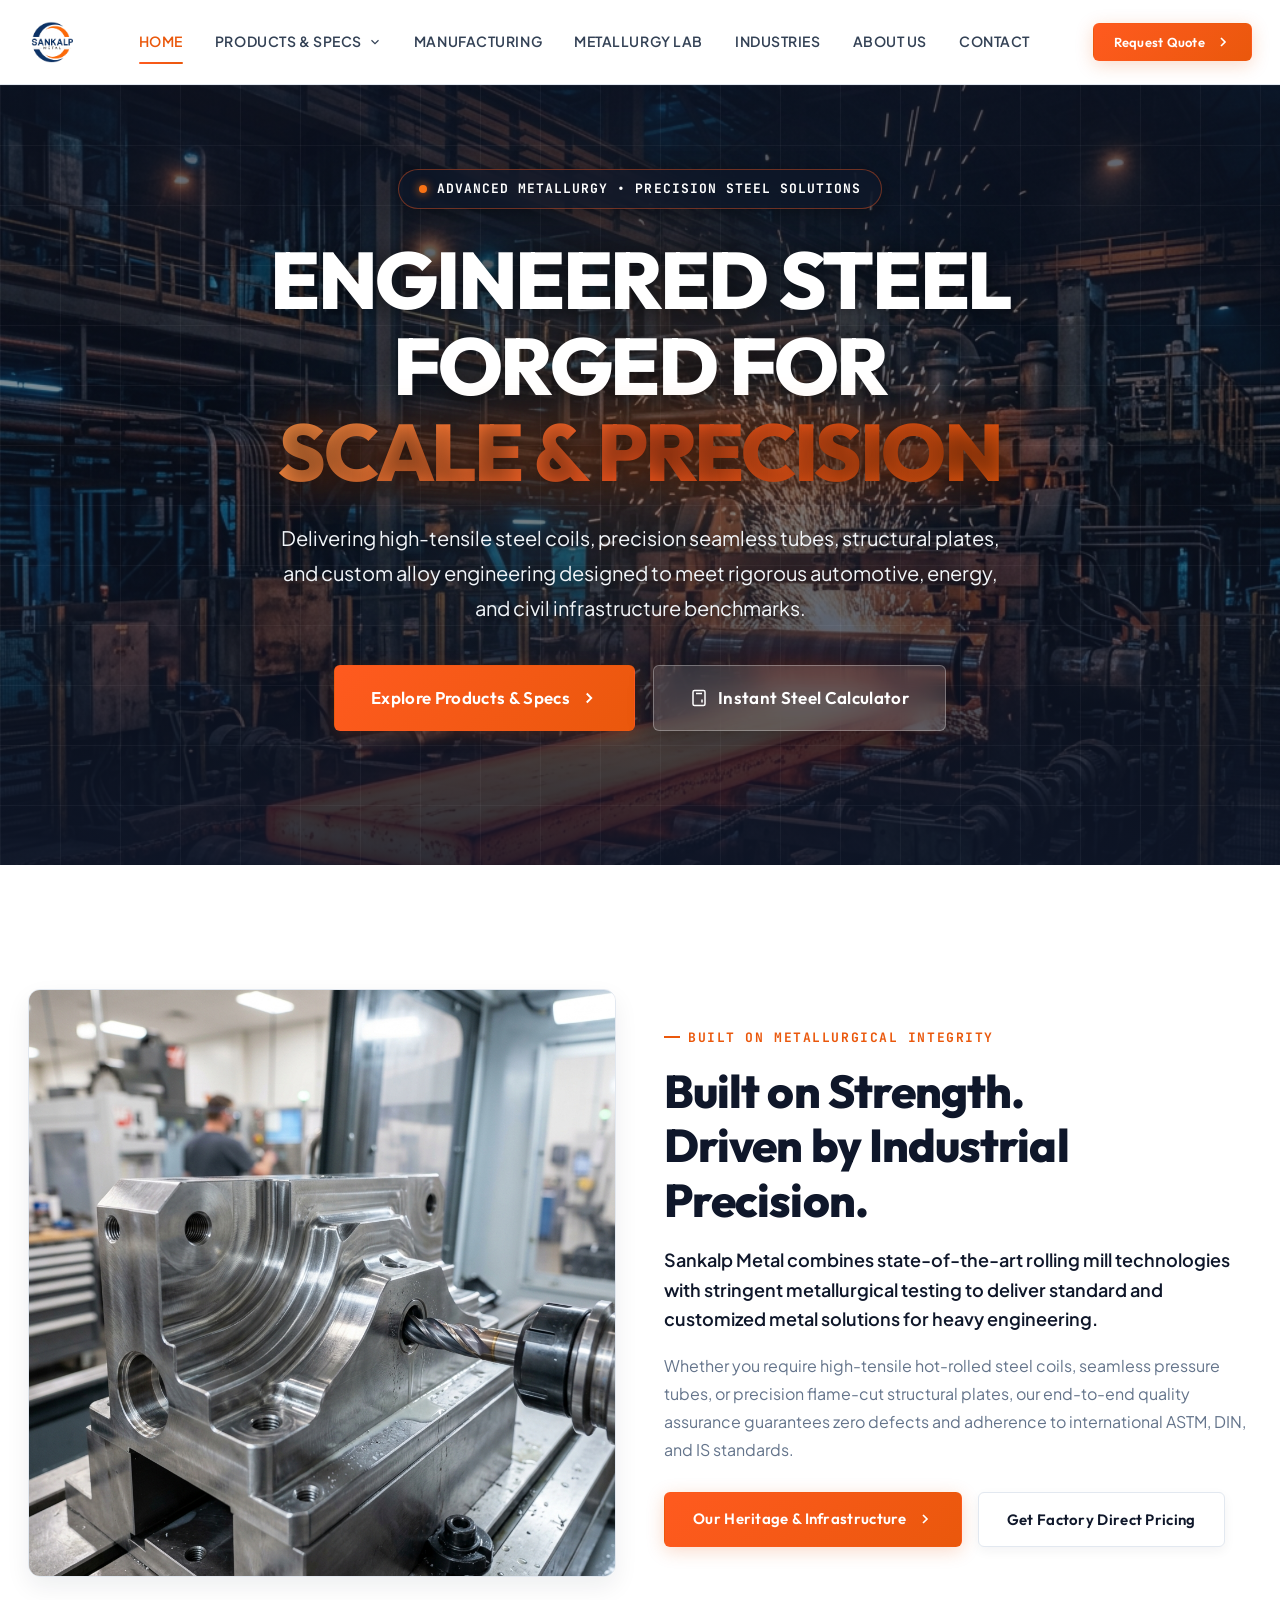
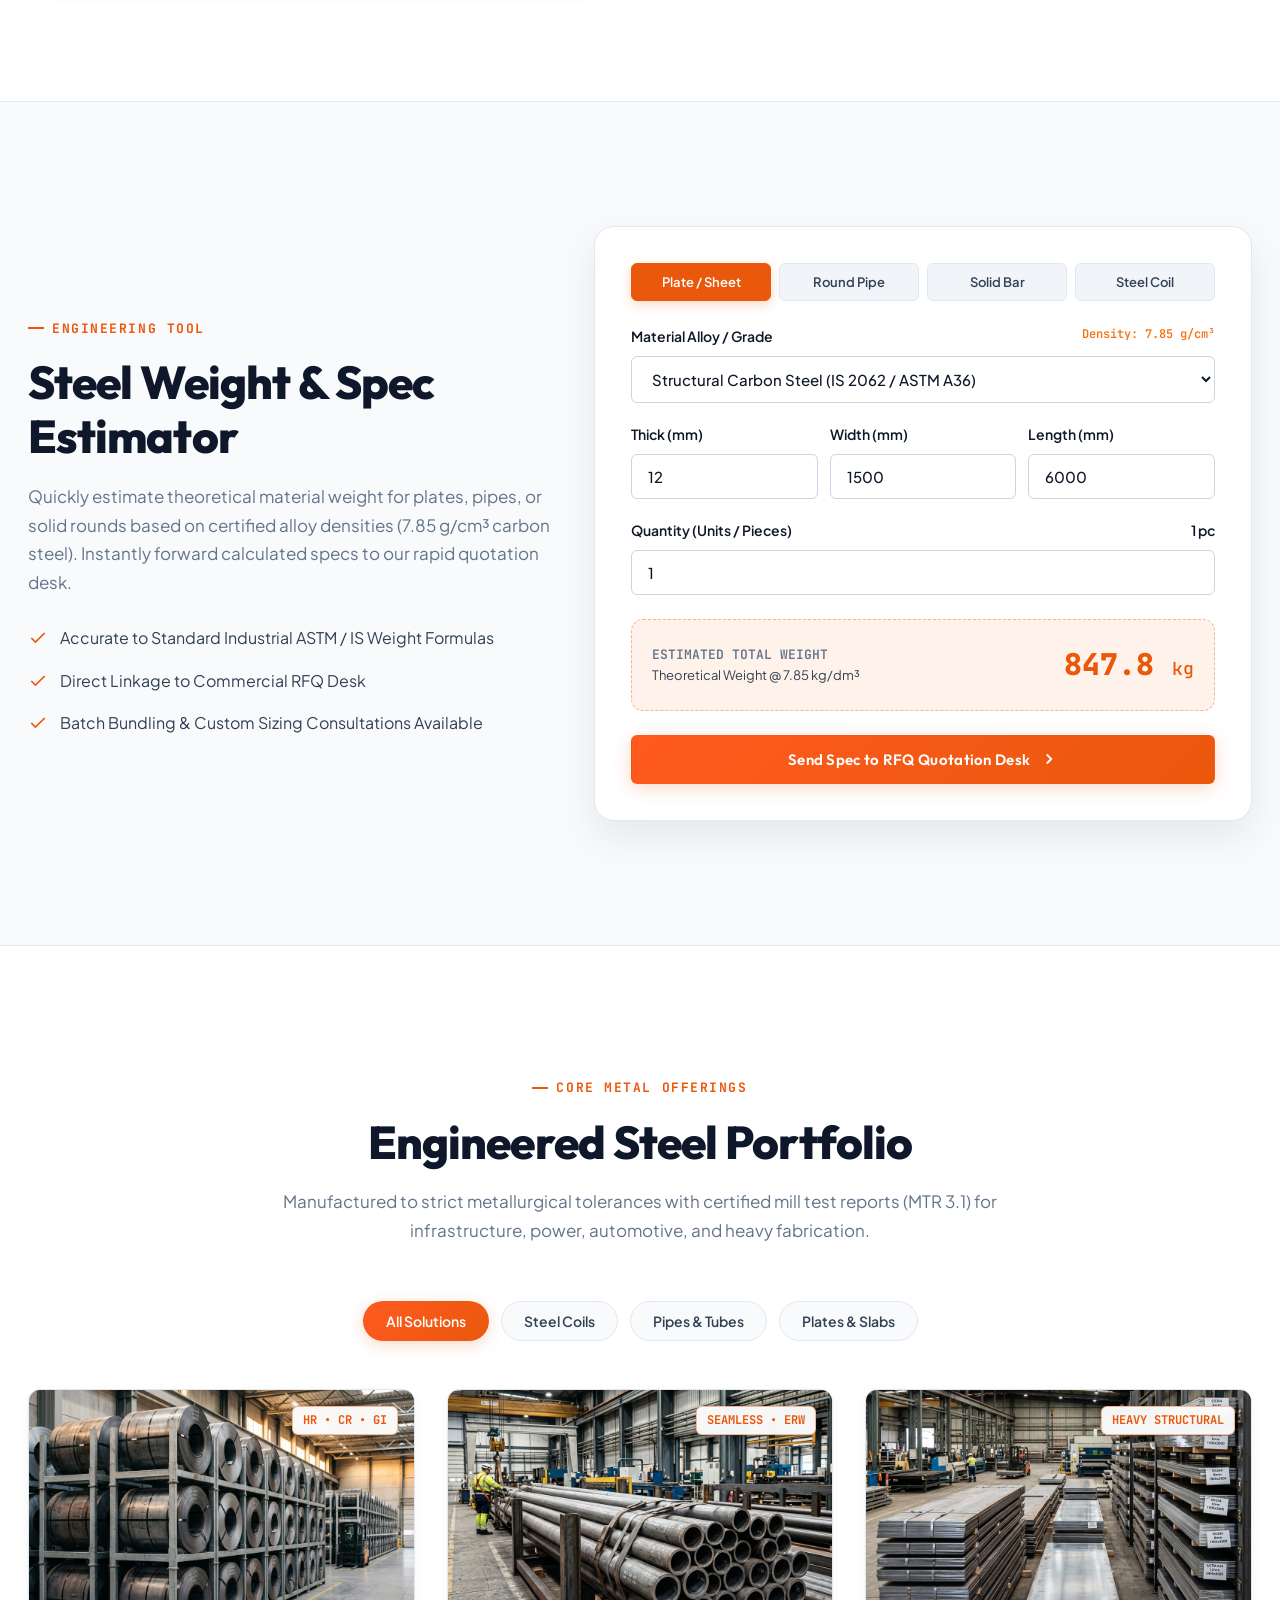
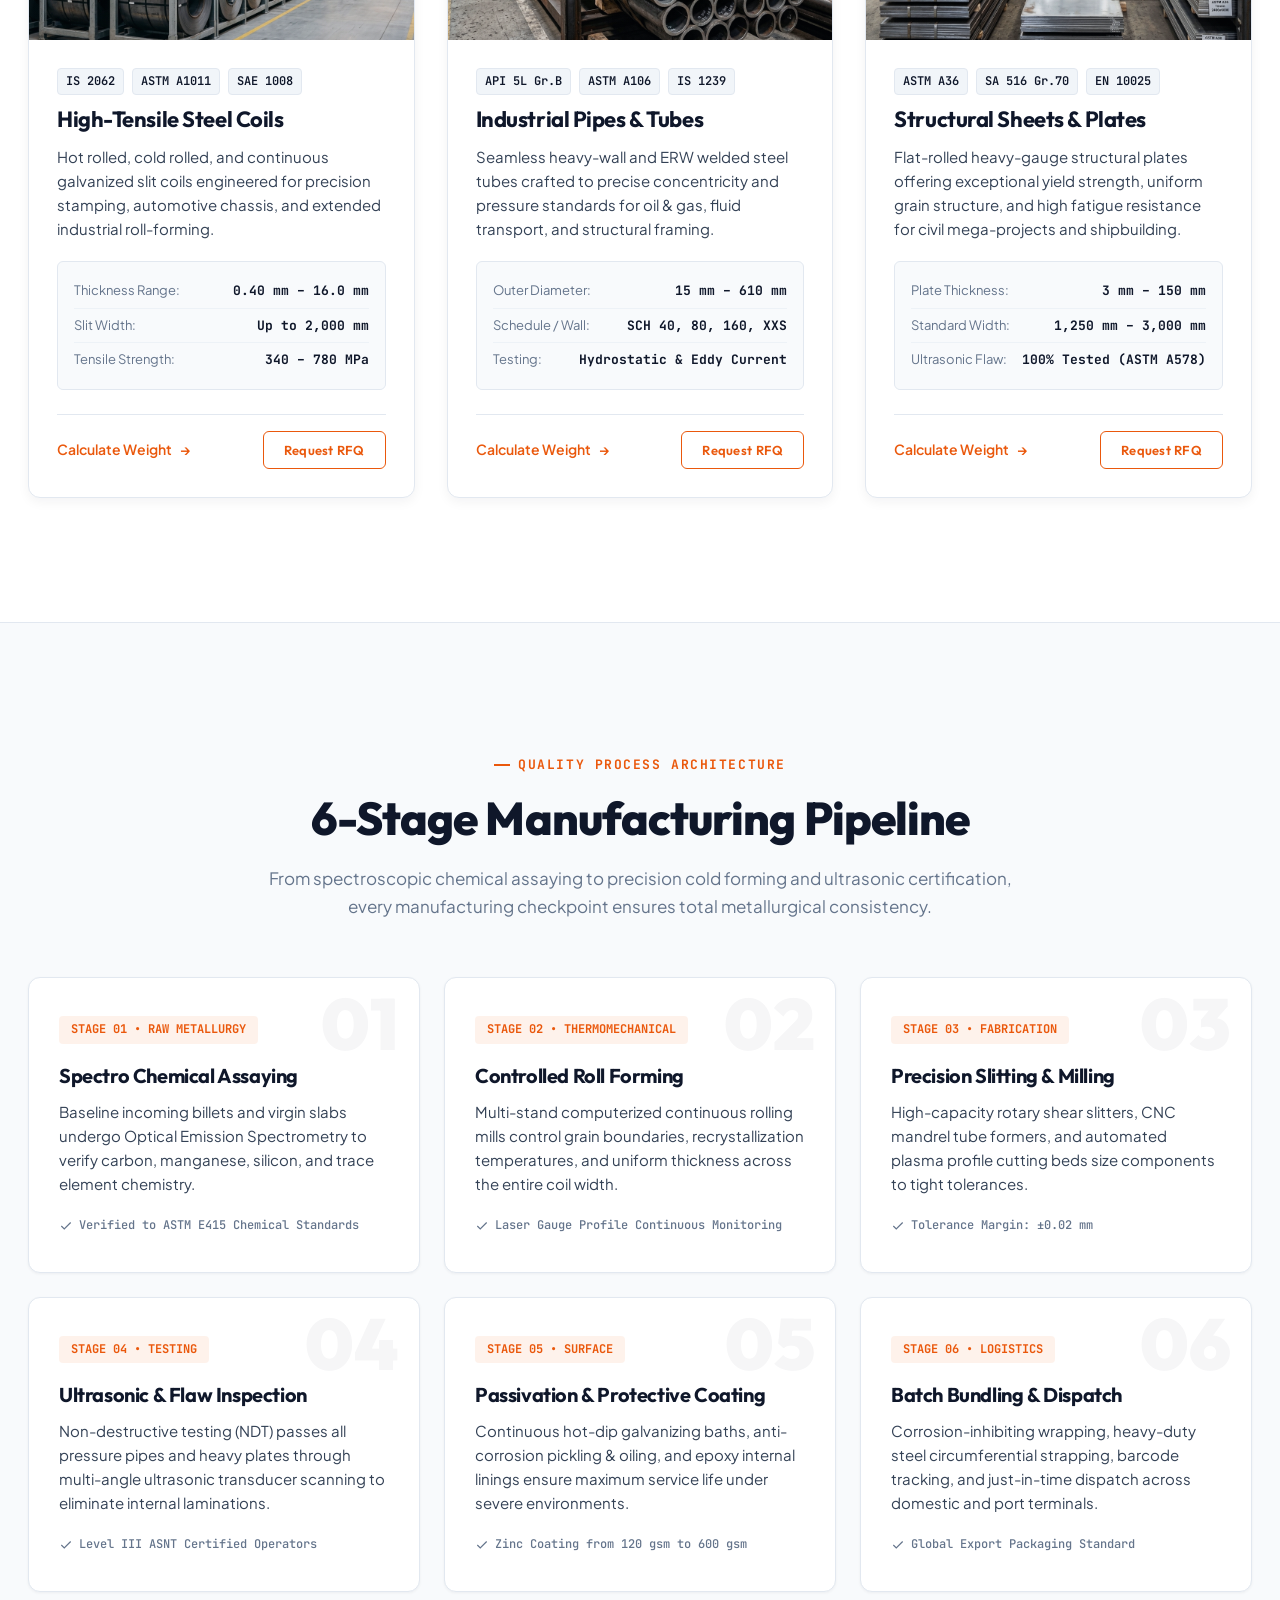
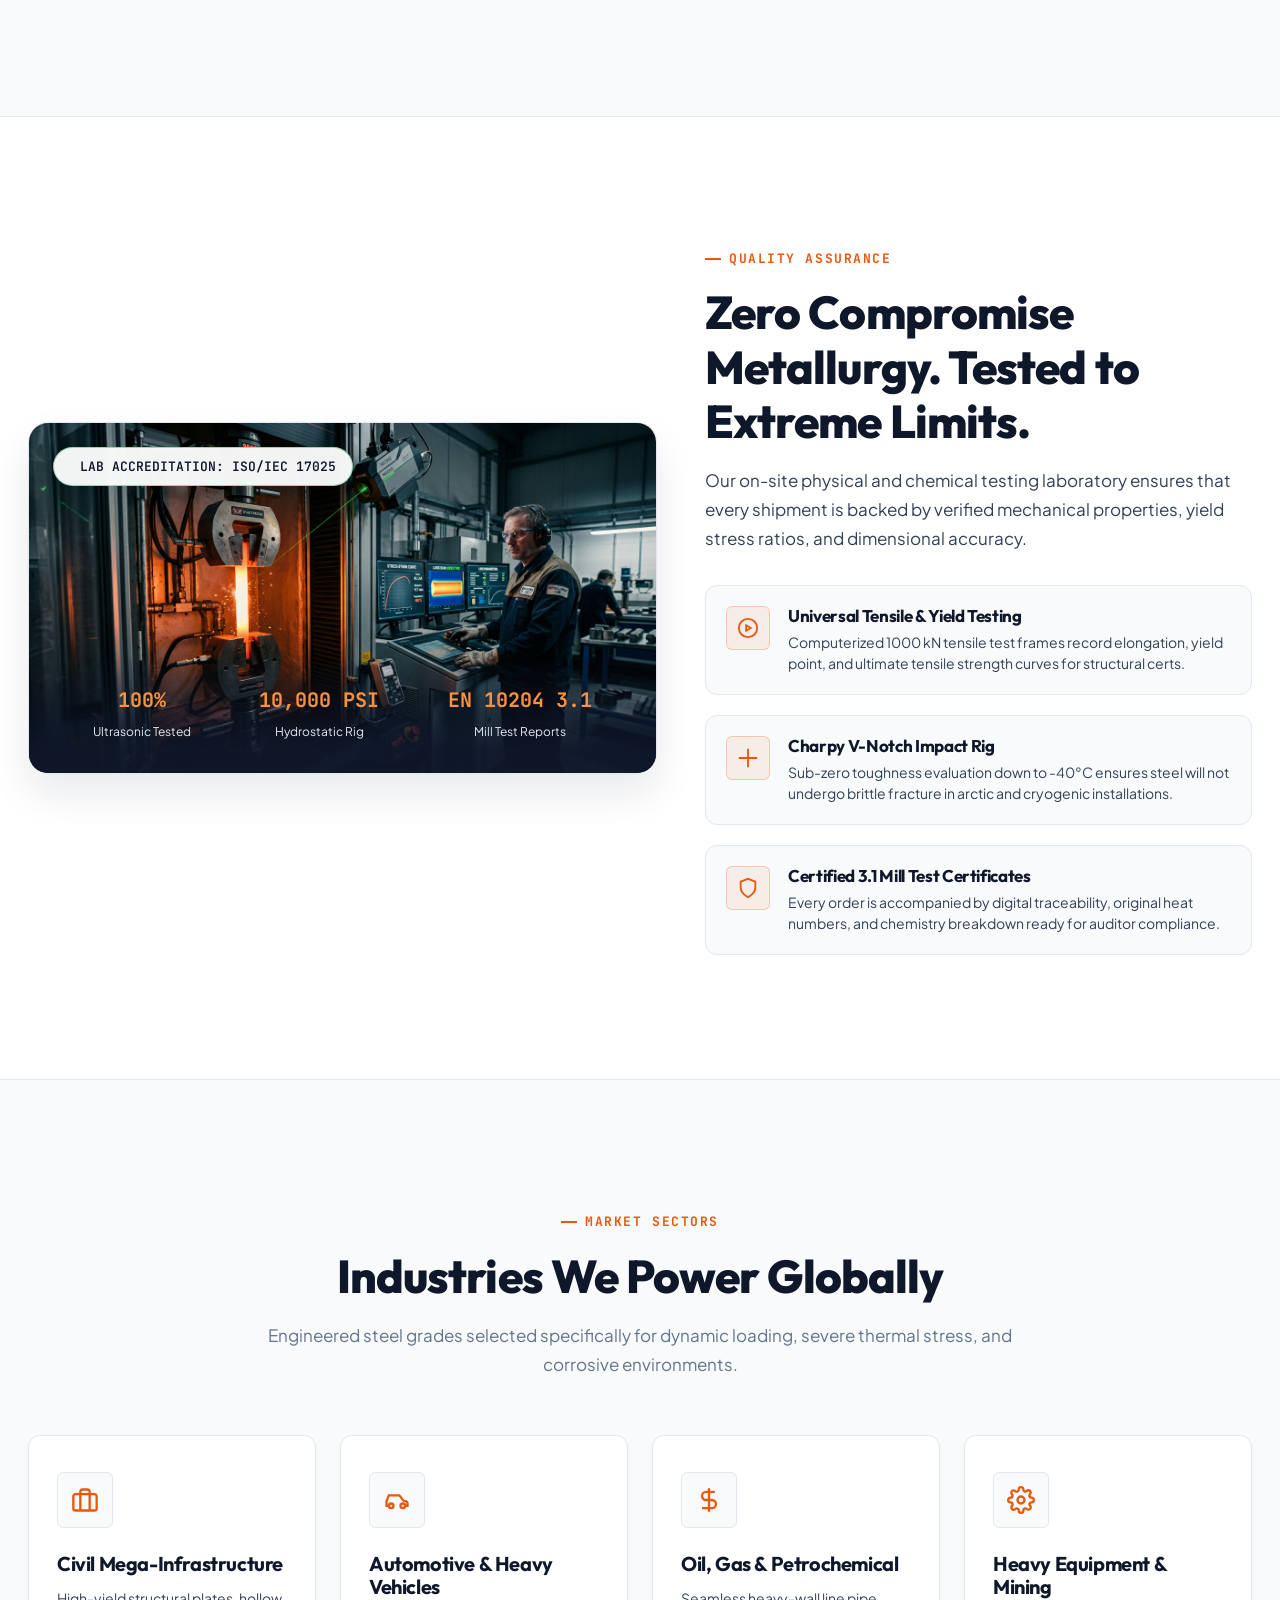
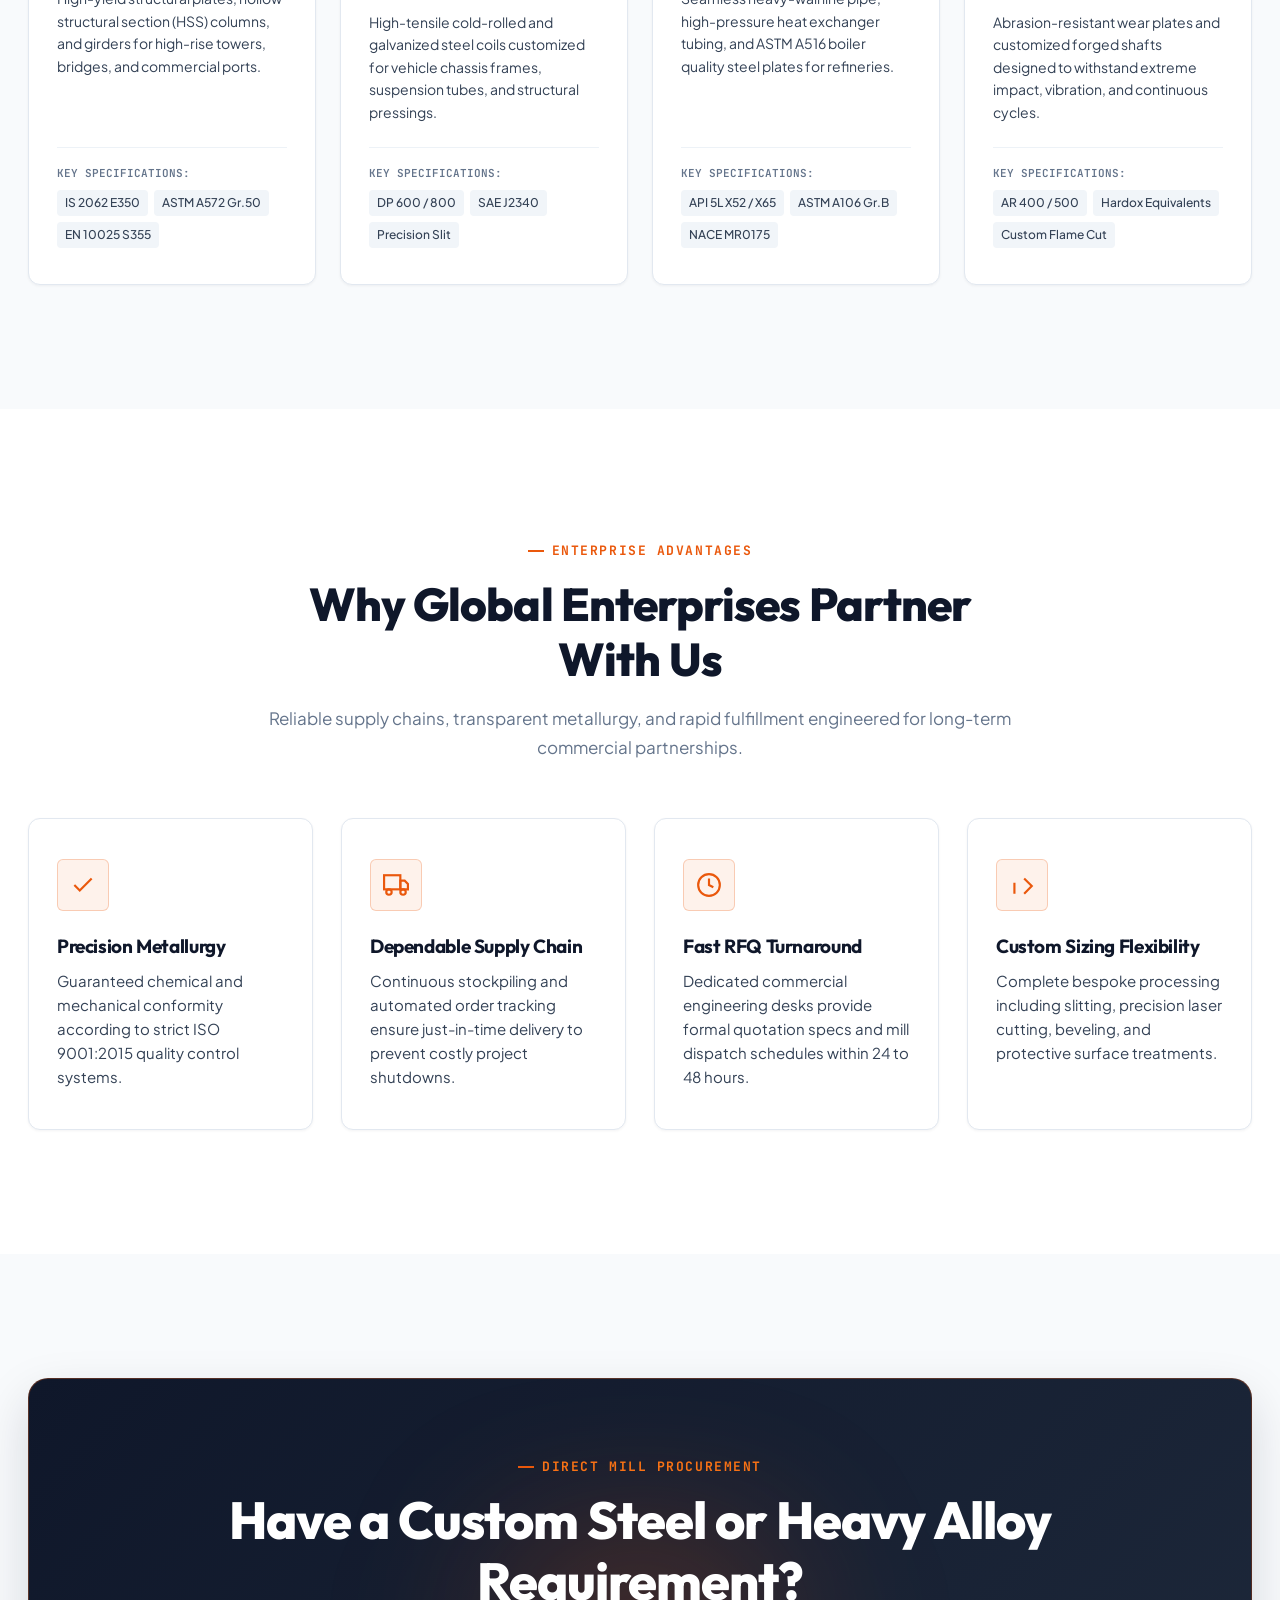
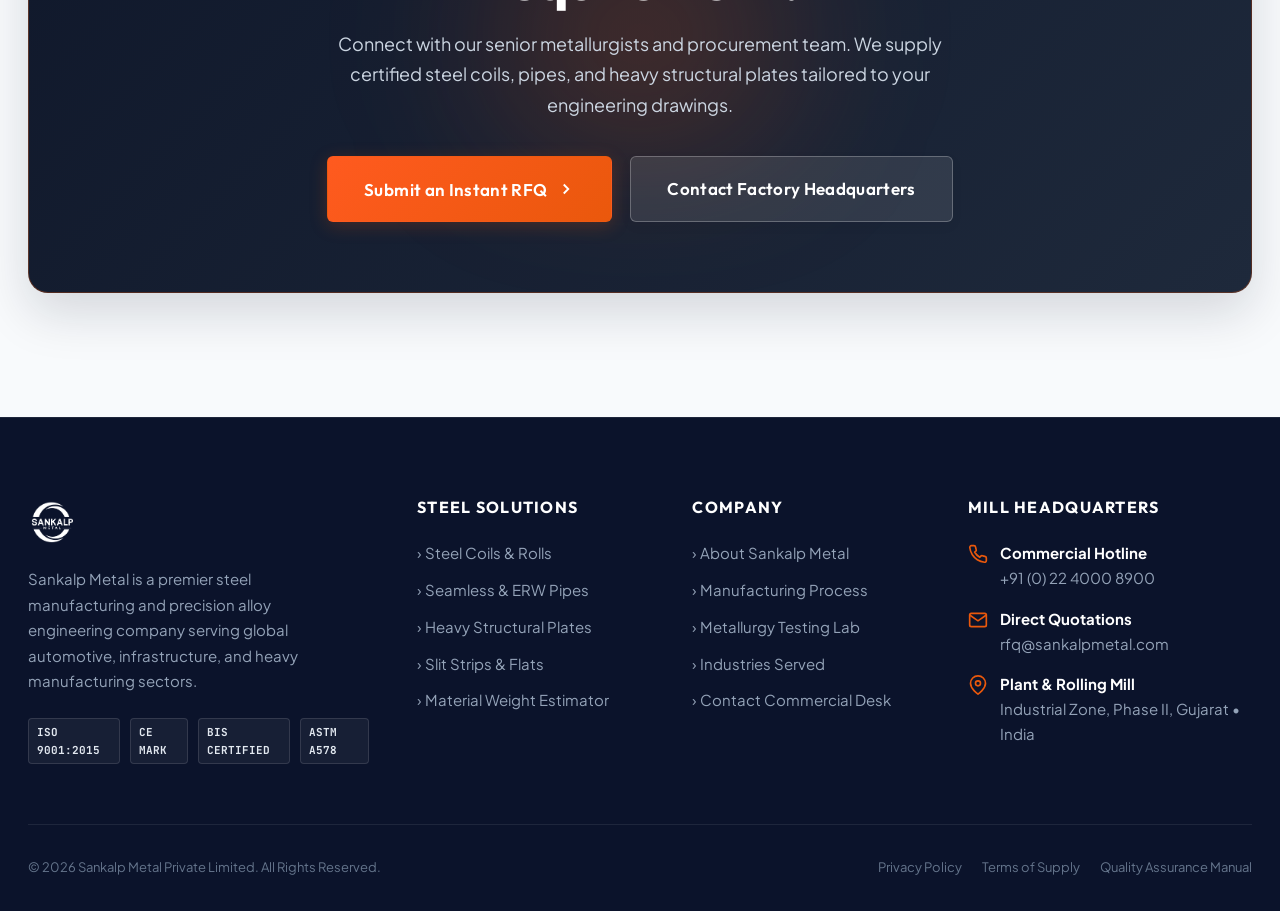
<file: index.html>
<!DOCTYPE html>
<html lang="en">
<head>
    <meta charset="UTF-8">
    <meta name="viewport" content="width=device-width, initial-scale=1.0">
    <title>Sankalp Metal | Precision Steel Manufacturing & Heavy Alloy Solutions</title>
    <meta name="description" content="Sankalp Metal is an ISO 9001:2015 certified steel manufacturer delivering precision-engineered steel coils, heavy pipes, structural plates, and custom metallurgy globally.">
    
    <!-- Open Graph Metadata -->
    <meta property="og:title" content="Sankalp Metal | Precision Steel Manufacturing">
    <meta property="og:description" content="High-performance steel solutions engineered for extreme industrial demands.">
    <meta property="og:type" content="website">
    
    <!-- Fonts -->
    <link rel="preconnect" href="https://fonts.googleapis.com">
    <link rel="preconnect" href="https://fonts.gstatic.com" crossorigin>
    <link href="https://fonts.googleapis.com/css2?family=JetBrains+Mono:wght@400;500;600;700&family=Outfit:wght@400;500;600;700;800;900&family=Plus+Jakarta+Sans:wght@300;400;500;600;700;800&display=swap" rel="stylesheet">
    
    <!-- CSS -->
    <link rel="stylesheet" href="css/style.css">
    
    <!-- JSON-LD Structured Data Schema -->
    <script type="application/ld+json">
    {
      "@context": "https://schema.org",
      "@type": "Organization",
      "name": "Sankalp Metal",
      "url": "https://www.sankalpmetal.com",
      "description": "ISO 9001:2015 certified steel manufacturing and precision alloy engineering solutions.",
      "knowsAbout": ["Steel Coils", "Steel Pipes and Tubes", "Heavy Structural Plates", "Metallurgical Testing"]
    }
    </script>
</head>
<body>

    <!-- Global Header -->
    <header class="header">
        <div class="container nav-container">
            <!-- Left Logo -->
            <a href="index.html" class="logo-wrap">
                <img src="images/logo.png" alt="Sankalp Metal" class="brand-logo">
            </a>
            
            <!-- Desktop Navigation -->
            <nav class="desktop-nav" id="mainNav">
                <div class="drawer-top-bar">
                    <span class="drawer-brand-title">Menu</span>
                    <button class="drawer-close-btn" id="drawerCloseBtn" aria-label="Close Navigation">&times;</button>
                </div>
                <a href="index.html" class="nav-link active">HOME</a>
                
                <div class="nav-dropdown">
                    <a href="index.html#products" class="nav-link">
                        PRODUCTS &amp; SPECS 
                        <svg class="dropdown-icon" viewBox="0 0 24 24" fill="none" stroke="currentColor" stroke-width="2"><polyline points="6 9 12 15 18 9"></polyline></svg>
                    </a>
                    <div class="dropdown-panel">
                        <a href="index.html#products">Steel Coils &amp; Rolls <span class="badge">Hot/Cold</span></a>
                        <a href="index.html#products">Pipes &amp; Seamless Tubes <span class="badge">API 5L</span></a>
                        <a href="index.html#products">Plates &amp; Structural Slabs <span class="badge">IS 2062</span></a>
                        <a href="index.html#calculator">Weight Calculator ⚡</a>
                    </div>
                </div>

                <a href="index.html#pipeline" class="nav-link">MANUFACTURING</a>
                <a href="index.html#quality" class="nav-link">METALLURGY LAB</a>
                <a href="index.html#industries" class="nav-link">INDUSTRIES</a>
                <a href="about.html" class="nav-link">ABOUT US</a>
                <a href="contact.html" class="nav-link">CONTACT</a>
            </nav>
            
            <!-- Right Actions -->
            <div class="header-actions">
                <button class="btn btn-forge btn-sm open-rfq-btn" id="headerRfqBtn">
                    <span>Request Quote</span>
                    <svg width="16" height="16" viewBox="0 0 24 24" fill="none" stroke="currentColor" stroke-width="2.5"><polyline points="9 18 15 12 9 6"></polyline></svg>
                </button>
                <button class="mobile-toggle" id="mobileToggle" aria-label="Toggle Navigation">
                    <svg width="24" height="24" viewBox="0 0 24 24" fill="none" stroke="currentColor" stroke-width="2"><line x1="3" y1="12" x2="21" y2="12"></line><line x1="3" y1="6" x2="21" y2="6"></line><line x1="3" y1="18" x2="21" y2="18"></line></svg>
                </button>
            </div>
        </div>
    </header>

    <!-- Hero Section -->
    <section class="hero-epic" style="background-image: url('images/hero_bg.png');">
        <div class="hero-ambient-glow"></div>
        <div class="hero-grid-pattern"></div>
        
        <div class="container hero-content">
            <div class="hero-pill-badge reveal-fade">
                <span class="dot"></span>
                <span>ADVANCED METALLURGY &bull; PRECISION STEEL SOLUTIONS</span>
            </div>
            
            <h1 class="hero-headline reveal-fade">
                ENGINEERED STEEL FORGED FOR <br>
                <span class="text-gradient-forge">SCALE &amp; PRECISION</span>
            </h1>
            
            <p class="hero-desc reveal-fade">
                Delivering high-tensile steel coils, precision seamless tubes, structural plates, and custom alloy engineering designed to meet rigorous automotive, energy, and civil infrastructure benchmarks.
            </p>
            
            <div class="hero-cta-group reveal-fade">
                <a href="#products" class="btn btn-forge btn-lg">
                    <span>Explore Products &amp; Specs</span>
                    <svg width="18" height="18" viewBox="0 0 24 24" fill="none" stroke="currentColor" stroke-width="2.5"><polyline points="9 18 15 12 9 6"></polyline></svg>
                </a>
                <a href="#calculator" class="btn btn-glass btn-lg">
                    <svg width="18" height="18" viewBox="0 0 24 24" fill="none" stroke="currentColor" stroke-width="2"><rect x="4" y="2" width="16" height="20" rx="2"></rect><line x1="8" y1="6" x2="16" y2="6"></line><line x1="16" y1="14" x2="16" y2="18"></line><path d="M16 10h.01"></path><path d="M12 10h.01"></path><path d="M8 10h.01"></path><path d="M12 14h.01"></path><path d="M8 14h.01"></path><path d="M12 18h.01"></path><path d="M8 18h.01"></path></svg>
                    <span>Instant Steel Calculator</span>
                </a>
            </div>
        </div>
    </section>

    <!-- Company Overview / Precision Highlight -->
    <section class="section-padding" style="background:var(--color-canvas);">
        <div class="container about-intro-grid">
            <div class="about-media-box reveal-fade">
                <img src="images/about_intro.png" alt="Sankalp Metal CNC Precision Machining">
            </div>
            <div class="reveal-fade">
                <span class="section-tag">Built on Metallurgical Integrity</span>
                <h2 class="section-title">Built on Strength.<br>Driven by Industrial Precision.</h2>
                <p style="font-size:1.125rem; color:var(--color-text-heading); font-weight:600; margin-bottom:18px;">
                    Sankalp Metal combines state-of-the-art rolling mill technologies with stringent metallurgical testing to deliver standard and customized metal solutions for heavy engineering.
                </p>
                <p style="color:var(--color-text-muted); margin-bottom:28px; line-height:1.75;">
                    Whether you require high-tensile hot-rolled steel coils, seamless pressure tubes, or precision flame-cut structural plates, our end-to-end quality assurance guarantees zero defects and adherence to international ASTM, DIN, and IS standards.
                </p>
                <div style="display:flex; gap:16px; flex-wrap:wrap;">
                    <a href="about.html" class="btn btn-forge">
                        <span>Our Heritage &amp; Infrastructure</span>
                        <svg width="16" height="16" viewBox="0 0 24 24" fill="none" stroke="currentColor" stroke-width="2.5"><polyline points="9 18 15 12 9 6"></polyline></svg>
                    </a>
                    <button class="btn btn-glass open-rfq-btn">
                        <span>Get Factory Direct Pricing</span>
                    </button>
                </div>
            </div>
        </div>
    </section>

    <!-- Interactive Theoretical Steel Calculator -->
    <section class="section-padding calc-section" id="calculator">
        <div class="container">
            <div class="calc-grid">
                <div class="reveal-fade">
                    <span class="section-tag">Engineering Tool</span>
                    <h2 class="section-title">Steel Weight &amp; Spec Estimator</h2>
                    <p class="section-subtitle" style="margin-bottom:28px;">
                        Quickly estimate theoretical material weight for plates, pipes, or solid rounds based on certified alloy densities (7.85 g/cm&sup3; carbon steel). Instantly forward calculated specs to our rapid quotation desk.
                    </p>
                    <div style="display:flex; flex-direction:column; gap:16px;">
                        <div style="display:flex; align-items:center; gap:12px; color:var(--color-titanium-200);">
                            <svg width="20" height="20" viewBox="0 0 24 24" fill="none" stroke="var(--color-forge-primary)" stroke-width="2"><polyline points="20 6 9 17 4 12"></polyline></svg>
                            <span>Accurate to Standard Industrial ASTM / IS Weight Formulas</span>
                        </div>
                        <div style="display:flex; align-items:center; gap:12px; color:var(--color-titanium-200);">
                            <svg width="20" height="20" viewBox="0 0 24 24" fill="none" stroke="var(--color-forge-primary)" stroke-width="2"><polyline points="20 6 9 17 4 12"></polyline></svg>
                            <span>Direct Linkage to Commercial RFQ Desk</span>
                        </div>
                        <div style="display:flex; align-items:center; gap:12px; color:var(--color-titanium-200);">
                            <svg width="20" height="20" viewBox="0 0 24 24" fill="none" stroke="var(--color-forge-primary)" stroke-width="2"><polyline points="20 6 9 17 4 12"></polyline></svg>
                            <span>Batch Bundling &amp; Custom Sizing Consultations Available</span>
                        </div>
                    </div>
                </div>

                <!-- Calculator Card -->
                <div class="calc-card reveal-fade">
                    <!-- Shape Select Tabs -->
                    <div class="calc-shape-tabs" id="shapeTabs">
                        <button class="shape-tab active" data-shape="plate">Plate / Sheet</button>
                        <button class="shape-tab" data-shape="pipe">Round Pipe</button>
                        <button class="shape-tab" data-shape="round">Solid Bar</button>
                        <button class="shape-tab" data-shape="coil">Steel Coil</button>
                    </div>

                    <!-- Material Grade Select -->
                    <div class="calc-form-group">
                        <label class="calc-label">
                            <span>Material Alloy / Grade</span>
                            <span style="color:var(--color-forge-light); font-family:var(--font-mono); font-size:0.75rem;">Density: 7.85 g/cm&sup3;</span>
                        </label>
                        <select class="calc-select" id="calcGrade">
                            <option value="1.0">Structural Carbon Steel (IS 2062 / ASTM A36)</option>
                            <option value="1.02">Stainless Steel (AISI 304 / 316L)</option>
                            <option value="1.01">High-Tensile Boiler Grade (SA 516 Gr.70)</option>
                            <option value="0.99">Corten Weathering Alloy Steel</option>
                        </select>
                    </div>

                    <!-- Dynamic Dimensions Inputs -->
                    <div id="dynamicDimensions">
                        <!-- Plate Default Inputs -->
                        <div class="calc-dims-grid">
                            <div class="calc-form-group">
                                <label class="calc-label">Thick (mm)</label>
                                <input type="number" class="calc-input" id="dimThick" value="12" min="0.5" step="0.5">
                            </div>
                            <div class="calc-form-group">
                                <label class="calc-label">Width (mm)</label>
                                <input type="number" class="calc-input" id="dimWidth" value="1500" min="10">
                            </div>
                            <div class="calc-form-group">
                                <label class="calc-label">Length (mm)</label>
                                <input type="number" class="calc-input" id="dimLength" value="6000" min="10">
                            </div>
                        </div>
                    </div>

                    <div class="calc-form-group">
                        <label class="calc-label">
                            <span>Quantity (Units / Pieces)</span>
                            <span id="qtyDisplay" style="color:var(--color-titanium-400);">1 pc</span>
                        </label>
                        <input type="number" class="calc-input" id="calcQty" value="1" min="1">
                    </div>

                    <!-- Calculated Result Display -->
                    <div class="calc-result-box">
                        <div>
                            <div class="result-metric-label">Estimated Total Weight</div>
                            <div style="font-size:0.8125rem; color:var(--color-titanium-400);">Theoretical Weight @ 7.85 kg/dm&sup3;</div>
                        </div>
                        <div class="result-metric-val" id="calcResultVal">847.8 <span style="font-size:1.125rem; font-weight:500;">kg</span></div>
                    </div>

                    <button class="btn btn-forge" style="width:100%;" id="btnForwardRfq">
                        <span>Send Spec to RFQ Quotation Desk</span>
                        <svg width="18" height="18" viewBox="0 0 24 24" fill="none" stroke="currentColor" stroke-width="2.5"><polyline points="9 18 15 12 9 6"></polyline></svg>
                    </button>
                </div>
            </div>
        </div>
    </section>

    <!-- Products & Metallurgical Solutions -->
    <section class="section-padding products-section" id="products">
        <div class="container">
            <div class="section-header text-center reveal-fade">
                <span class="section-tag">Core Metal Offerings</span>
                <h2 class="section-title">Engineered Steel Portfolio</h2>
                <p class="section-subtitle">
                    Manufactured to strict metallurgical tolerances with certified mill test reports (MTR 3.1) for infrastructure, power, automotive, and heavy fabrication.
                </p>
            </div>

            <!-- Category Filter Bar -->
            <div class="filter-bar reveal-fade">
                <button class="filter-btn active" data-filter="all">All Solutions</button>
                <button class="filter-btn" data-filter="coils">Steel Coils</button>
                <button class="filter-btn" data-filter="pipes">Pipes &amp; Tubes</button>
                <button class="filter-btn" data-filter="sheets">Plates &amp; Slabs</button>
            </div>

            <!-- Products Grid -->
            <div class="products-grid">
                <!-- Product 1: Steel Coils -->
                <div class="product-card reveal-fade" data-category="coils">
                    <span class="product-badge-float">HR &bull; CR &bull; GI</span>
                    <div class="product-img-box">
                        <img src="images/product_coils.png" alt="Steel Coils and Strips">
                    </div>
                    <div class="product-body">
                        <div class="product-grades">
                            <span class="grade-tag">IS 2062</span>
                            <span class="grade-tag">ASTM A1011</span>
                            <span class="grade-tag">SAE 1008</span>
                        </div>
                        <h3 class="product-title">High-Tensile Steel Coils</h3>
                        <p class="product-desc">
                            Hot rolled, cold rolled, and continuous galvanized slit coils engineered for precision stamping, automotive chassis, and extended industrial roll-forming.
                        </p>
                        <div class="product-spec-table">
                            <div class="spec-row">
                                <span class="spec-key">Thickness Range:</span>
                                <span class="spec-val">0.40 mm &ndash; 16.0 mm</span>
                            </div>
                            <div class="spec-row">
                                <span class="spec-key">Slit Width:</span>
                                <span class="spec-val">Up to 2,000 mm</span>
                            </div>
                            <div class="spec-row">
                                <span class="spec-key">Tensile Strength:</span>
                                <span class="spec-val">340 &ndash; 780 MPa</span>
                            </div>
                        </div>
                        <div class="product-footer">
                            <a href="#calculator" class="product-link">
                                <span>Calculate Weight</span> &rarr;
                            </a>
                            <button class="btn btn-outline-steel btn-sm open-rfq-btn" data-product="High-Tensile Steel Coils">
                                Request RFQ
                            </button>
                        </div>
                    </div>
                </div>

                <!-- Product 2: Pipes and Tubes -->
                <div class="product-card reveal-fade" data-category="pipes">
                    <span class="product-badge-float">SEAMLESS &bull; ERW</span>
                    <div class="product-img-box">
                        <img src="images/product_pipes.png" alt="Precision Steel Pipes and Tubes">
                    </div>
                    <div class="product-body">
                        <div class="product-grades">
                            <span class="grade-tag">API 5L Gr.B</span>
                            <span class="grade-tag">ASTM A106</span>
                            <span class="grade-tag">IS 1239</span>
                        </div>
                        <h3 class="product-title">Industrial Pipes &amp; Tubes</h3>
                        <p class="product-desc">
                            Seamless heavy-wall and ERW welded steel tubes crafted to precise concentricity and pressure standards for oil &amp; gas, fluid transport, and structural framing.
                        </p>
                        <div class="product-spec-table">
                            <div class="spec-row">
                                <span class="spec-key">Outer Diameter:</span>
                                <span class="spec-val">15 mm &ndash; 610 mm</span>
                            </div>
                            <div class="spec-row">
                                <span class="spec-key">Schedule / Wall:</span>
                                <span class="spec-val">SCH 40, 80, 160, XXS</span>
                            </div>
                            <div class="spec-row">
                                <span class="spec-key">Testing:</span>
                                <span class="spec-val">Hydrostatic &amp; Eddy Current</span>
                            </div>
                        </div>
                        <div class="product-footer">
                            <a href="#calculator" class="product-link">
                                <span>Calculate Weight</span> &rarr;
                            </a>
                            <button class="btn btn-outline-steel btn-sm open-rfq-btn" data-product="Industrial Pipes &amp; Tubes">
                                Request RFQ
                            </button>
                        </div>
                    </div>
                </div>

                <!-- Product 3: Sheets and Plates -->
                <div class="product-card reveal-fade" data-category="sheets">
                    <span class="product-badge-float">HEAVY STRUCTURAL</span>
                    <div class="product-img-box">
                        <img src="images/product_sheets.png" alt="Heavy Steel Sheets and Plates">
                    </div>
                    <div class="product-body">
                        <div class="product-grades">
                            <span class="grade-tag">ASTM A36</span>
                            <span class="grade-tag">SA 516 Gr.70</span>
                            <span class="grade-tag">EN 10025</span>
                        </div>
                        <h3 class="product-title">Structural Sheets &amp; Plates</h3>
                        <p class="product-desc">
                            Flat-rolled heavy-gauge structural plates offering exceptional yield strength, uniform grain structure, and high fatigue resistance for civil mega-projects and shipbuilding.
                        </p>
                        <div class="product-spec-table">
                            <div class="spec-row">
                                <span class="spec-key">Plate Thickness:</span>
                                <span class="spec-val">3 mm &ndash; 150 mm</span>
                            </div>
                            <div class="spec-row">
                                <span class="spec-key">Standard Width:</span>
                                <span class="spec-val">1,250 mm &ndash; 3,000 mm</span>
                            </div>
                            <div class="spec-row">
                                <span class="spec-key">Ultrasonic Flaw:</span>
                                <span class="spec-val">100% Tested (ASTM A578)</span>
                            </div>
                        </div>
                        <div class="product-footer">
                            <a href="#calculator" class="product-link">
                                <span>Calculate Weight</span> &rarr;
                            </a>
                            <button class="btn btn-outline-steel btn-sm open-rfq-btn" data-product="Structural Sheets &amp; Plates">
                                Request RFQ
                            </button>
                        </div>
                    </div>
                </div>
            </div>
        </div>
    </section>

    <!-- Manufacturing Excellence Pipeline (Stepped Industrial Flow) -->
    <section class="section-padding pipeline-section" id="pipeline">
        <div class="container">
            <div class="section-header text-center reveal-fade">
                <span class="section-tag">Quality Process Architecture</span>
                <h2 class="section-title">6-Stage Manufacturing Pipeline</h2>
                <p class="section-subtitle">
                    From spectroscopic chemical assaying to precision cold forming and ultrasonic certification, every manufacturing checkpoint ensures total metallurgical consistency.
                </p>
            </div>

            <div class="pipeline-grid">
                <!-- Step 01 -->
                <div class="pipeline-step reveal-fade">
                    <div class="step-num-watermark">01</div>
                    <span class="step-pill">STAGE 01 &bull; RAW METALLURGY</span>
                    <h3 class="step-title">Spectro Chemical Assaying</h3>
                    <p class="step-desc">
                        Baseline incoming billets and virgin slabs undergo Optical Emission Spectrometry to verify carbon, manganese, silicon, and trace element chemistry.
                    </p>
                    <div class="step-tech-tag">
                        <svg width="14" height="14" viewBox="0 0 24 24" fill="none" stroke="currentColor" stroke-width="2"><polyline points="20 6 9 17 4 12"></polyline></svg>
                        <span>Verified to ASTM E415 Chemical Standards</span>
                    </div>
                </div>

                <!-- Step 02 -->
                <div class="pipeline-step reveal-fade">
                    <div class="step-num-watermark">02</div>
                    <span class="step-pill">STAGE 02 &bull; THERMOMECHANICAL</span>
                    <h3 class="step-title">Controlled Roll Forming</h3>
                    <p class="step-desc">
                        Multi-stand computerized continuous rolling mills control grain boundaries, recrystallization temperatures, and uniform thickness across the entire coil width.
                    </p>
                    <div class="step-tech-tag">
                        <svg width="14" height="14" viewBox="0 0 24 24" fill="none" stroke="currentColor" stroke-width="2"><polyline points="20 6 9 17 4 12"></polyline></svg>
                        <span>Laser Gauge Profile Continuous Monitoring</span>
                    </div>
                </div>

                <!-- Step 03 -->
                <div class="pipeline-step reveal-fade">
                    <div class="step-num-watermark">03</div>
                    <span class="step-pill">STAGE 03 &bull; FABRICATION</span>
                    <h3 class="step-title">Precision Slitting &amp; Milling</h3>
                    <p class="step-desc">
                        High-capacity rotary shear slitters, CNC mandrel tube formers, and automated plasma profile cutting beds size components to tight tolerances.
                    </p>
                    <div class="step-tech-tag">
                        <svg width="14" height="14" viewBox="0 0 24 24" fill="none" stroke="currentColor" stroke-width="2"><polyline points="20 6 9 17 4 12"></polyline></svg>
                        <span>Tolerance Margin: &plusmn;0.02 mm</span>
                    </div>
                </div>

                <!-- Step 04 -->
                <div class="pipeline-step reveal-fade">
                    <div class="step-num-watermark">04</div>
                    <span class="step-pill">STAGE 04 &bull; TESTING</span>
                    <h3 class="step-title">Ultrasonic &amp; Flaw Inspection</h3>
                    <p class="step-desc">
                        Non-destructive testing (NDT) passes all pressure pipes and heavy plates through multi-angle ultrasonic transducer scanning to eliminate internal laminations.
                    </p>
                    <div class="step-tech-tag">
                        <svg width="14" height="14" viewBox="0 0 24 24" fill="none" stroke="currentColor" stroke-width="2"><polyline points="20 6 9 17 4 12"></polyline></svg>
                        <span>Level III ASNT Certified Operators</span>
                    </div>
                </div>

                <!-- Step 05 -->
                <div class="pipeline-step reveal-fade">
                    <div class="step-num-watermark">05</div>
                    <span class="step-pill">STAGE 05 &bull; SURFACE</span>
                    <h3 class="step-title">Passivation &amp; Protective Coating</h3>
                    <p class="step-desc">
                        Continuous hot-dip galvanizing baths, anti-corrosion pickling &amp; oiling, and epoxy internal linings ensure maximum service life under severe environments.
                    </p>
                    <div class="step-tech-tag">
                        <svg width="14" height="14" viewBox="0 0 24 24" fill="none" stroke="currentColor" stroke-width="2"><polyline points="20 6 9 17 4 12"></polyline></svg>
                        <span>Zinc Coating from 120 gsm to 600 gsm</span>
                    </div>
                </div>

                <!-- Step 06 -->
                <div class="pipeline-step reveal-fade">
                    <div class="step-num-watermark">06</div>
                    <span class="step-pill">STAGE 06 &bull; LOGISTICS</span>
                    <h3 class="step-title">Batch Bundling &amp; Dispatch</h3>
                    <p class="step-desc">
                        Corrosion-inhibiting wrapping, heavy-duty steel circumferential strapping, barcode tracking, and just-in-time dispatch across domestic and port terminals.
                    </p>
                    <div class="step-tech-tag">
                        <svg width="14" height="14" viewBox="0 0 24 24" fill="none" stroke="currentColor" stroke-width="2"><polyline points="20 6 9 17 4 12"></polyline></svg>
                        <span>Global Export Packaging Standard</span>
                    </div>
                </div>
            </div>
        </div>
    </section>

    <!-- Quality Assurance & Metallurgical Laboratory -->
    <section class="section-padding quality-section" id="quality">
        <div class="container">
            <div class="quality-grid">
                <!-- Media Side -->
                <div class="quality-media-wrap reveal-fade">
                    <img src="images/quality_lab_testing.jpg" alt="Sankalp Metal Metallurgical Testing Rig">
                    <div class="lab-live-badge">
                        <span class="pulse-dot"></span>
                        <span>LAB ACCREDITATION: ISO/IEC 17025</span>
                    </div>
                    <div class="lab-specs-dock">
                        <div class="lab-spec-item">
                            <strong>100%</strong>
                            <span>Ultrasonic Tested</span>
                        </div>
                        <div class="lab-spec-item">
                            <strong>10,000 PSI</strong>
                            <span>Hydrostatic Rig</span>
                        </div>
                        <div class="lab-spec-item">
                            <strong>EN 10204 3.1</strong>
                            <span>Mill Test Reports</span>
                        </div>
                    </div>
                </div>

                <!-- Content Side -->
                <div class="reveal-fade">
                    <span class="section-tag">Quality Assurance</span>
                    <h2 class="section-title">Zero Compromise Metallurgy. Tested to Extreme Limits.</h2>
                    <p style="color:var(--color-titanium-400); font-size:1.0625rem; line-height:1.7;">
                        Our on-site physical and chemical testing laboratory ensures that every shipment is backed by verified mechanical properties, yield stress ratios, and dimensional accuracy.
                    </p>

                    <div class="quality-feature-list">
                        <div class="quality-feature-item">
                            <div class="quality-icon-box">
                                <svg width="22" height="22" viewBox="0 0 24 24" fill="none" stroke="currentColor" stroke-width="2"><circle cx="12" cy="12" r="10"></circle><path d="m10 15 5-3-5-3v6z"></path></svg>
                            </div>
                            <div class="quality-feature-text">
                                <h4>Universal Tensile &amp; Yield Testing</h4>
                                <p>Computerized 1000 kN tensile test frames record elongation, yield point, and ultimate tensile strength curves for structural certs.</p>
                            </div>
                        </div>

                        <div class="quality-feature-item">
                            <div class="quality-icon-box">
                                <svg width="22" height="22" viewBox="0 0 24 24" fill="none" stroke="currentColor" stroke-width="2"><path d="M2 12h20M12 2v20"></path></svg>
                            </div>
                            <div class="quality-feature-text">
                                <h4>Charpy V-Notch Impact Rig</h4>
                                <p>Sub-zero toughness evaluation down to -40&deg;C ensures steel will not undergo brittle fracture in arctic and cryogenic installations.</p>
                            </div>
                        </div>

                        <div class="quality-feature-item">
                            <div class="quality-icon-box">
                                <svg width="22" height="22" viewBox="0 0 24 24" fill="none" stroke="currentColor" stroke-width="2"><path d="M12 22s8-4 8-10V5l-8-3-8 3v7c0 6 8 10 8 10z"></path></svg>
                            </div>
                            <div class="quality-feature-text">
                                <h4>Certified 3.1 Mill Test Certificates</h4>
                                <p>Every order is accompanied by digital traceability, original heat numbers, and chemistry breakdown ready for auditor compliance.</p>
                            </div>
                        </div>
                    </div>
                </div>
            </div>
        </div>
    </section>

    <!-- Industries We Power -->
    <section class="section-padding industries-section" id="industries">
        <div class="container">
            <div class="section-header text-center reveal-fade">
                <span class="section-tag">Market Sectors</span>
                <h2 class="section-title">Industries We Power Globally</h2>
                <p class="section-subtitle">
                    Engineered steel grades selected specifically for dynamic loading, severe thermal stress, and corrosive environments.
                </p>
            </div>

            <div class="industries-grid">
                <!-- Industry 1 -->
                <div class="industry-card reveal-fade">
                    <div class="industry-icon-box">
                        <svg width="28" height="28" viewBox="0 0 24 24" fill="none" stroke="currentColor" stroke-width="2"><rect x="2" y="7" width="20" height="14" rx="2" ry="2"></rect><path d="M16 21V5a2 2 0 0 0-2-2h-4a2 2 0 0 0-2 2v16"></path></svg>
                    </div>
                    <h3 class="industry-title">Civil Mega-Infrastructure</h3>
                    <p class="industry-desc">High-yield structural plates, hollow structural section (HSS) columns, and girders for high-rise towers, bridges, and commercial ports.</p>
                    <div class="industry-key-components">
                        <span class="comp-label">Key Specifications:</span>
                        <div class="comp-pills">
                            <span class="comp-pill">IS 2062 E350</span>
                            <span class="comp-pill">ASTM A572 Gr.50</span>
                            <span class="comp-pill">EN 10025 S355</span>
                        </div>
                    </div>
                </div>

                <!-- Industry 2 -->
                <div class="industry-card reveal-fade">
                    <div class="industry-icon-box">
                        <svg width="28" height="28" viewBox="0 0 24 24" fill="none" stroke="currentColor" stroke-width="2"><circle cx="7" cy="17" r="2"></circle><circle cx="17" cy="17" r="2"></circle><path d="M5 17h-2v-4l2-5h9l4 5h1a2 2 0 0 1 2 2v2h-2"></path></svg>
                    </div>
                    <h3 class="industry-title">Automotive &amp; Heavy Vehicles</h3>
                    <p class="industry-desc">High-tensile cold-rolled and galvanized steel coils customized for vehicle chassis frames, suspension tubes, and structural pressings.</p>
                    <div class="industry-key-components">
                        <span class="comp-label">Key Specifications:</span>
                        <div class="comp-pills">
                            <span class="comp-pill">DP 600 / 800</span>
                            <span class="comp-pill">SAE J2340</span>
                            <span class="comp-pill">Precision Slit</span>
                        </div>
                    </div>
                </div>

                <!-- Industry 3 -->
                <div class="industry-card reveal-fade">
                    <div class="industry-icon-box">
                        <svg width="28" height="28" viewBox="0 0 24 24" fill="none" stroke="currentColor" stroke-width="2"><path d="M12 2v20M17 5H9.5a3.5 3.5 0 0 0 0 7h5a3.5 3.5 0 0 1 0 7H6"></path></svg>
                    </div>
                    <h3 class="industry-title">Oil, Gas &amp; Petrochemical</h3>
                    <p class="industry-desc">Seamless heavy-wall line pipe, high-pressure heat exchanger tubing, and ASTM A516 boiler quality steel plates for refineries.</p>
                    <div class="industry-key-components">
                        <span class="comp-label">Key Specifications:</span>
                        <div class="comp-pills">
                            <span class="comp-pill">API 5L X52 / X65</span>
                            <span class="comp-pill">ASTM A106 Gr.B</span>
                            <span class="comp-pill">NACE MR0175</span>
                        </div>
                    </div>
                </div>

                <!-- Industry 4 -->
                <div class="industry-card reveal-fade">
                    <div class="industry-icon-box">
                        <svg width="28" height="28" viewBox="0 0 24 24" fill="none" stroke="currentColor" stroke-width="2"><circle cx="12" cy="12" r="3"></circle><path d="M19.4 15a1.65 1.65 0 0 0 .33 1.82l.06.06a2 2 0 0 1 0 2.83 2 2 0 0 1-2.83 0l-.06-.06a1.65 1.65 0 0 0-1.82-.33 1.65 1.65 0 0 0-1 1.51V21a2 2 0 0 1-2 2 2 2 0 0 1-2-2v-.09A1.65 1.65 0 0 0 9 19.4a1.65 1.65 0 0 0-1.82.33l-.06.06a2 2 0 0 1-2.83 0 2 2 0 0 1 0-2.83l.06-.06a1.65 1.65 0 0 0 .33-1.82 1.65 1.65 0 0 0-1.51-1H3a2 2 0 0 1-2-2 2 2 0 0 1 2-2h.09A1.65 1.65 0 0 0 4.6 9a1.65 1.65 0 0 0-.33-1.82l-.06-.06a2 2 0 0 1 0-2.83 2 2 0 0 1 2.83 0l.06.06a1.65 1.65 0 0 0 1.82.33H9a1.65 1.65 0 0 0 1-1.51V3a2 2 0 0 1 2-2 2 2 0 0 1 2 2v.09a1.65 1.65 0 0 0 1 1.51 1.65 1.65 0 0 0 1.82-.33l.06-.06a2 2 0 0 1 2.83 0 2 2 0 0 1 0 2.83l-.06.06a1.65 1.65 0 0 0-.33 1.82V9a1.65 1.65 0 0 0 1.51 1H21a2 2 0 0 1 2 2 2 2 0 0 1-2 2h-.09a1.65 1.65 0 0 0-1.51 1z"></path></svg>
                    </div>
                    <h3 class="industry-title">Heavy Equipment &amp; Mining</h3>
                    <p class="industry-desc">Abrasion-resistant wear plates and customized forged shafts designed to withstand extreme impact, vibration, and continuous cycles.</p>
                    <div class="industry-key-components">
                        <span class="comp-label">Key Specifications:</span>
                        <div class="comp-pills">
                            <span class="comp-pill">AR 400 / 500</span>
                            <span class="comp-pill">Hardox Equivalents</span>
                            <span class="comp-pill">Custom Flame Cut</span>
                        </div>
                    </div>
                </div>
            </div>
        </div>
    </section>

    <!-- Why Choose Sankalp Metal (Grid of Excellence) -->
    <section class="section-padding why-section">
        <div class="container">
            <div class="section-header text-center reveal-fade">
                <span class="section-tag">Enterprise Advantages</span>
                <h2 class="section-title">Why Global Enterprises Partner With Us</h2>
                <p class="section-subtitle">Reliable supply chains, transparent metallurgy, and rapid fulfillment engineered for long-term commercial partnerships.</p>
            </div>

            <div class="why-grid">
                <div class="why-card reveal-fade">
                    <div class="why-icon">
                        <svg width="26" height="26" viewBox="0 0 24 24" fill="none" stroke="currentColor" stroke-width="2"><polyline points="20 6 9 17 4 12"></polyline></svg>
                    </div>
                    <h4 class="why-title">Precision Metallurgy</h4>
                    <p class="why-text">Guaranteed chemical and mechanical conformity according to strict ISO 9001:2015 quality control systems.</p>
                </div>

                <div class="why-card reveal-fade">
                    <div class="why-icon">
                        <svg width="26" height="26" viewBox="0 0 24 24" fill="none" stroke="currentColor" stroke-width="2"><rect x="1" y="3" width="15" height="13"></rect><polygon points="16 8 20 8 23 11 23 16 16 16 16 8"></polygon><circle cx="5.5" cy="18.5" r="2.5"></circle><circle cx="18.5" cy="18.5" r="2.5"></circle></svg>
                    </div>
                    <h4 class="why-title">Dependable Supply Chain</h4>
                    <p class="why-text">Continuous stockpiling and automated order tracking ensure just-in-time delivery to prevent costly project shutdowns.</p>
                </div>

                <div class="why-card reveal-fade">
                    <div class="why-icon">
                        <svg width="26" height="26" viewBox="0 0 24 24" fill="none" stroke="currentColor" stroke-width="2"><circle cx="12" cy="12" r="10"></circle><path d="M12 6v6l4 2"></path></svg>
                    </div>
                    <h4 class="why-title">Fast RFQ Turnaround</h4>
                    <p class="why-text">Dedicated commercial engineering desks provide formal quotation specs and mill dispatch schedules within 24 to 48 hours.</p>
                </div>

                <div class="why-card reveal-fade">
                    <div class="why-icon">
                        <svg width="26" height="26" viewBox="0 0 24 24" fill="none" stroke="currentColor" stroke-width="2"><path d="M14 6l7 7-7 7M5 10v10"></path></svg>
                    </div>
                    <h4 class="why-title">Custom Sizing Flexibility</h4>
                    <p class="why-text">Complete bespoke processing including slitting, precision laser cutting, beveling, and protective surface treatments.</p>
                </div>
            </div>
        </div>
    </section>

    <!-- Grand Call to Action Banner -->
    <section class="section-padding" style="background:var(--color-surface-subtle);">
        <div class="container reveal-fade">
            <div class="cta-banner">
                <span class="section-tag" style="justify-content:center; margin-bottom:12px; color:var(--color-forge-light);">Direct Mill Procurement</span>
                <h2 class="cta-title">Have a Custom Steel or Heavy Alloy Requirement?</h2>
                <p class="cta-subtitle">
                    Connect with our senior metallurgists and procurement team. We supply certified steel coils, pipes, and heavy structural plates tailored to your engineering drawings.
                </p>
                <div class="cta-btns">
                    <button class="btn btn-forge btn-lg open-rfq-btn">
                        <span>Submit an Instant RFQ</span>
                        <svg width="18" height="18" viewBox="0 0 24 24" fill="none" stroke="currentColor" stroke-width="2.5"><polyline points="9 18 15 12 9 6"></polyline></svg>
                    </button>
                    <a href="contact.html" class="btn btn-glass btn-lg" style="background:rgba(255,255,255,0.1); border-color:rgba(255,255,255,0.25); color:#FFFFFF;">
                        <span>Contact Factory Headquarters</span>
                    </a>
                </div>
            </div>
        </div>
    </section>

    <!-- Industrial Footer -->
    <footer class="footer">
        <div class="container">
            <div class="footer-grid">
                <!-- Col 1: Brand -->
                <div class="footer-brand">
                    <a href="index.html" class="logo-wrap">
                        <img src="images/logo.png" alt="Sankalp Metal" class="brand-logo" style="filter: brightness(0) invert(1);">
                    </a>
                    <p>
                        Sankalp Metal is a premier steel manufacturing and precision alloy engineering company serving global automotive, infrastructure, and heavy manufacturing sectors.
                    </p>
                    <div class="cert-strip">
                        <span class="cert-pill">ISO 9001:2015</span>
                        <span class="cert-pill">CE MARK</span>
                        <span class="cert-pill">BIS CERTIFIED</span>
                        <span class="cert-pill">ASTM A578</span>
                    </div>
                </div>

                <!-- Col 2: Products -->
                <div class="footer-col">
                    <h4>Steel Solutions</h4>
                    <ul class="footer-links-list">
                        <li><a href="#products">&rsaquo; Steel Coils &amp; Rolls</a></li>
                        <li><a href="#products">&rsaquo; Seamless &amp; ERW Pipes</a></li>
                        <li><a href="#products">&rsaquo; Heavy Structural Plates</a></li>
                        <li><a href="#products">&rsaquo; Slit Strips &amp; Flats</a></li>
                        <li><a href="#calculator">&rsaquo; Material Weight Estimator</a></li>
                    </ul>
                </div>

                <!-- Col 3: Company -->
                <div class="footer-col">
                    <h4>Company</h4>
                    <ul class="footer-links-list">
                        <li><a href="about.html">&rsaquo; About Sankalp Metal</a></li>
                        <li><a href="#pipeline">&rsaquo; Manufacturing Process</a></li>
                        <li><a href="#quality">&rsaquo; Metallurgy Testing Lab</a></li>
                        <li><a href="#industries">&rsaquo; Industries Served</a></li>
                        <li><a href="contact.html">&rsaquo; Contact Commercial Desk</a></li>
                    </ul>
                </div>

                <!-- Col 4: Contact -->
                <div class="footer-col">
                    <h4>Mill Headquarters</h4>
                    <div class="footer-contact-items">
                        <div class="footer-contact-row">
                            <svg width="20" height="20" viewBox="0 0 24 24" fill="none" stroke="currentColor" stroke-width="2"><path d="M22 16.92v3a2 2 0 0 1-2.18 2 19.79 19.79 0 0 1-8.63-3.07 19.5 19.5 0 0 1-6-6 19.79 19.79 0 0 1-3.07-8.67A2 2 0 0 1 4.11 2h3a2 2 0 0 1 2 1.72 12.84 12.84 0 0 0 .7 2.81 2 2 0 0 1-.45 2.11L8.09 9.91a16 16 0 0 0 6 6l1.27-1.27a2 2 0 0 1 2.11-.45 12.84 12.84 0 0 0 2.81.7A2 2 0 0 1 22 16.92z"></path></svg>
                            <div>
                                <strong style="color:#FFF; display:block;">Commercial Hotline</strong>
                                <span>+91 (0) 22 4000 8900</span>
                            </div>
                        </div>

                        <div class="footer-contact-row">
                            <svg width="20" height="20" viewBox="0 0 24 24" fill="none" stroke="currentColor" stroke-width="2"><path d="M4 4h16c1.1 0 2 .9 2 2v12c0 1.1-.9 2-2 2H4c-1.1 0-2-.9-2-2V6c0-1.1.9-2 2-2z"></path><polyline points="22,6 12,13 2,6"></polyline></svg>
                            <div>
                                <strong style="color:#FFF; display:block;">Direct Quotations</strong>
                                <span>rfq@sankalpmetal.com</span>
                            </div>
                        </div>

                        <div class="footer-contact-row">
                            <svg width="20" height="20" viewBox="0 0 24 24" fill="none" stroke="currentColor" stroke-width="2"><path d="M21 10c0 7-9 13-9 13s-9-6-9-13a9 9 0 0 1 18 0z"></path><circle cx="12" cy="10" r="3"></circle></svg>
                            <div>
                                <strong style="color:#FFF; display:block;">Plant &amp; Rolling Mill</strong>
                                <span>Industrial Zone, Phase II, Gujarat &bull; India</span>
                            </div>
                        </div>
                    </div>
                </div>
            </div>

            <div class="footer-bottom">
                <div>&copy; 2026 Sankalp Metal Private Limited. All Rights Reserved.</div>
                <div style="display:flex; gap:20px;">
                    <a href="contact.html">Privacy Policy</a>
                    <a href="contact.html">Terms of Supply</a>
                    <a href="contact.html">Quality Assurance Manual</a>
                </div>
            </div>
        </div>
    </footer>

    <!-- Interactive Quick Quote / RFQ Modal -->
    <div class="rfq-modal-backdrop" id="rfqModal">
        <div class="rfq-modal-card">
            <button class="modal-close-btn" id="modalCloseBtn" aria-label="Close RFQ Modal">&times;</button>
            <div style="margin-bottom:24px;">
                <span class="section-tag" style="margin-bottom:8px;">Fast-Track RFQ</span>
                <h3 style="font-size:1.75rem; color:var(--color-text-heading);">Request Formal Price Quotation</h3>
                <p style="font-size:0.875rem; color:var(--color-text-muted);">Our technical sales desk responds within 24 business hours with certified mill availability and freight estimates.</p>
            </div>

            <div class="form-success-banner" id="rfqSuccess">
                ✓ Thank you! Your RFQ has been logged. An engineering quote specialist will contact you shortly.
            </div>

            <form id="rfqModalForm">
                <div class="form-row-2">
                    <div class="form-group">
                        <label class="form-label">Full Name *</label>
                        <input type="text" class="form-control" id="rfqName" required placeholder="e.g. Rahul Sharma">
                    </div>
                    <div class="form-group">
                        <label class="form-label">Company / Enterprise *</label>
                        <input type="text" class="form-control" id="rfqCompany" required placeholder="e.g. Apex Heavy Fabricators Ltd">
                    </div>
                </div>

                <div class="form-row-2">
                    <div class="form-group">
                        <label class="form-label">Work Email *</label>
                        <input type="email" class="form-control" id="rfqEmail" required placeholder="name@company.com">
                    </div>
                    <div class="form-group">
                        <label class="form-label">Phone / WhatsApp *</label>
                        <input type="tel" class="form-control" id="rfqPhone" required placeholder="+91 98765 43210">
                    </div>
                </div>

                <div class="form-row-2">
                    <div class="form-group">
                        <label class="form-label">Product Category</label>
                        <select class="form-control" id="rfqProductCategory">
                            <option value="Steel Coils">Steel Coils &amp; Strips</option>
                            <option value="Pipes & Tubes">Seamless &amp; Welded Pipes</option>
                            <option value="Structural Plates">Heavy Structural Plates</option>
                            <option value="Custom Machined Components">Custom Fabricated Components</option>
                        </select>
                    </div>
                    <div class="form-group">
                        <label class="form-label">Estimated Quantity (Tons / Meters)</label>
                        <input type="text" class="form-control" id="rfqQuantity" placeholder="e.g. 25 Metric Tons">
                    </div>
                </div>

                <div class="form-group">
                    <label class="form-label">Technical Specifications / Alloy Grade / Notes</label>
                    <textarea class="form-control" id="rfqNotes" placeholder="Specify steel grade (e.g. ASTM A36, IS 2062), thickness, width, delivery port or special testing requirements..."></textarea>
                </div>

                <button type="submit" class="btn btn-forge btn-lg" style="width:100%;">
                    <span>Submit Request to Mill Desk</span>
                    <svg width="18" height="18" viewBox="0 0 24 24" fill="none" stroke="currentColor" stroke-width="2.5"><polyline points="9 18 15 12 9 6"></polyline></svg>
                </button>
            </form>
        </div>
    </div>

    <!-- JavaScript -->
    <script src="js/main.js"></script>
</body>
</html>
</file>
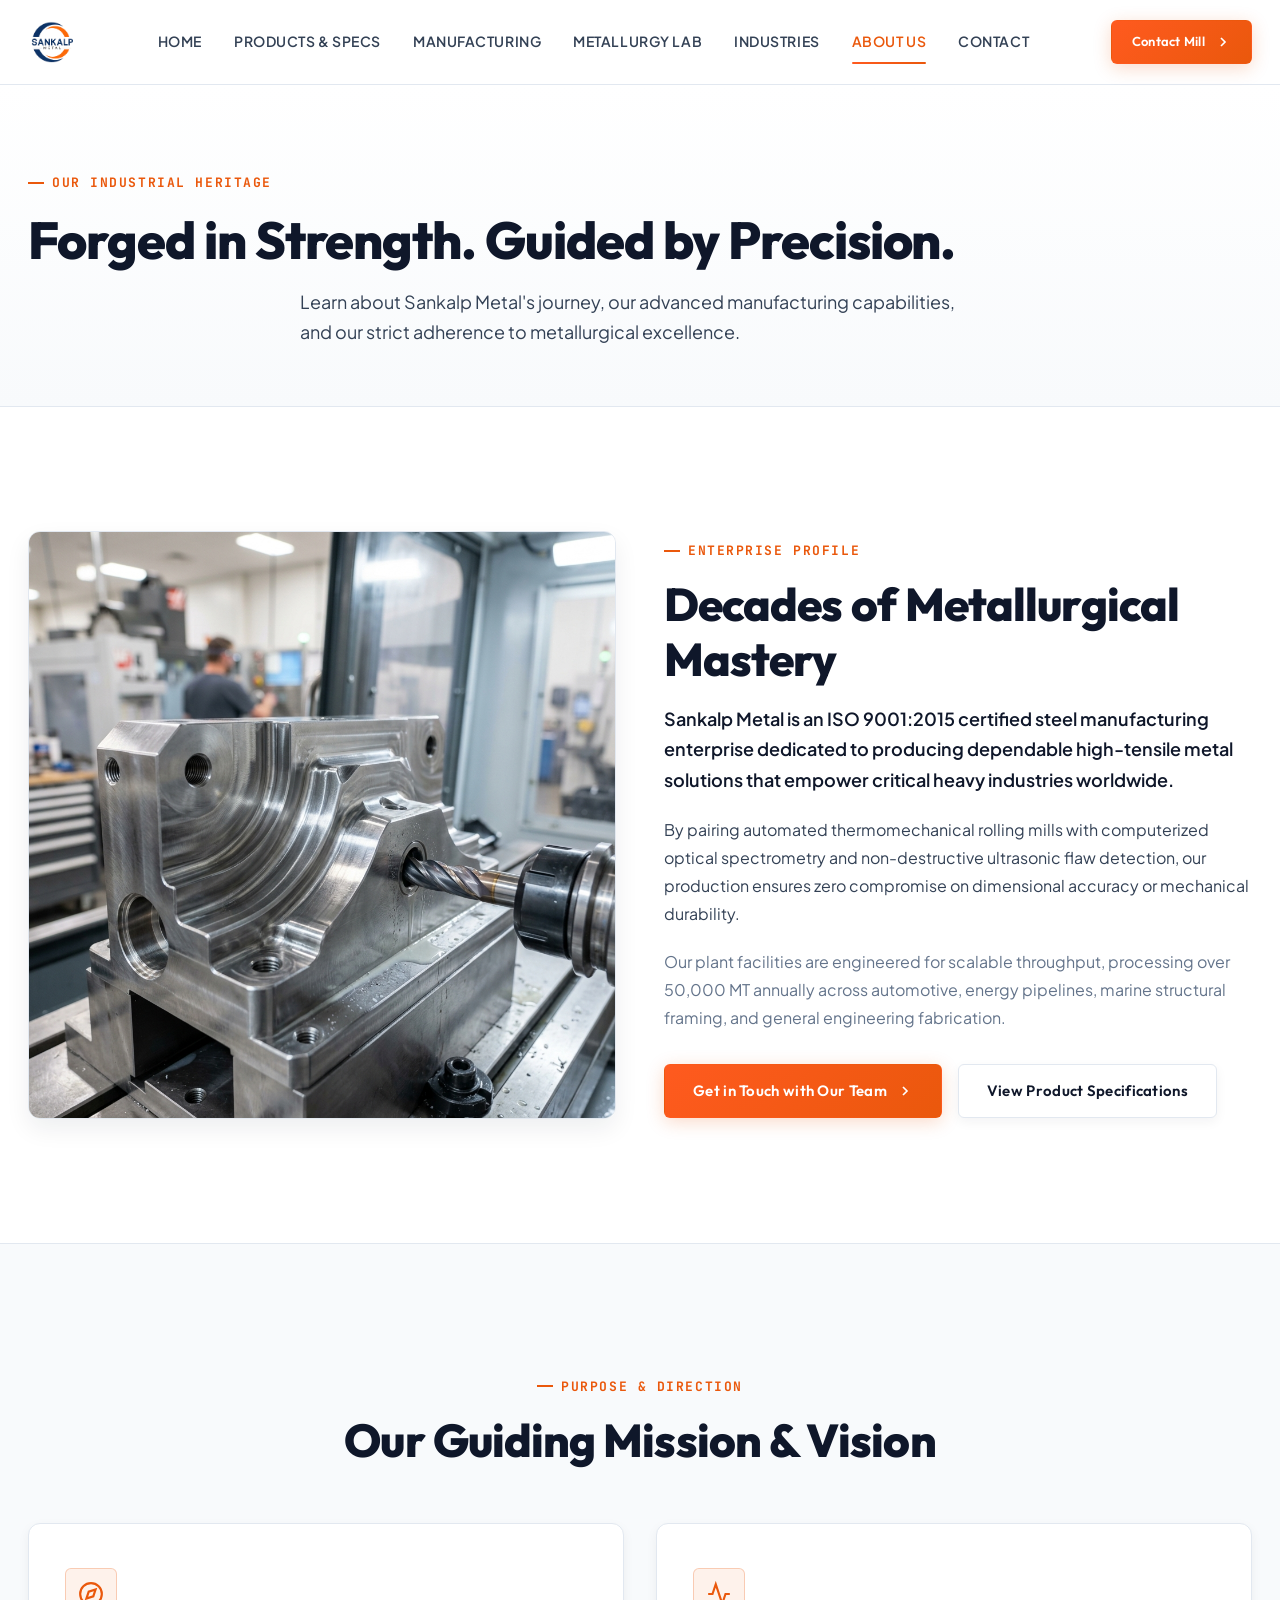
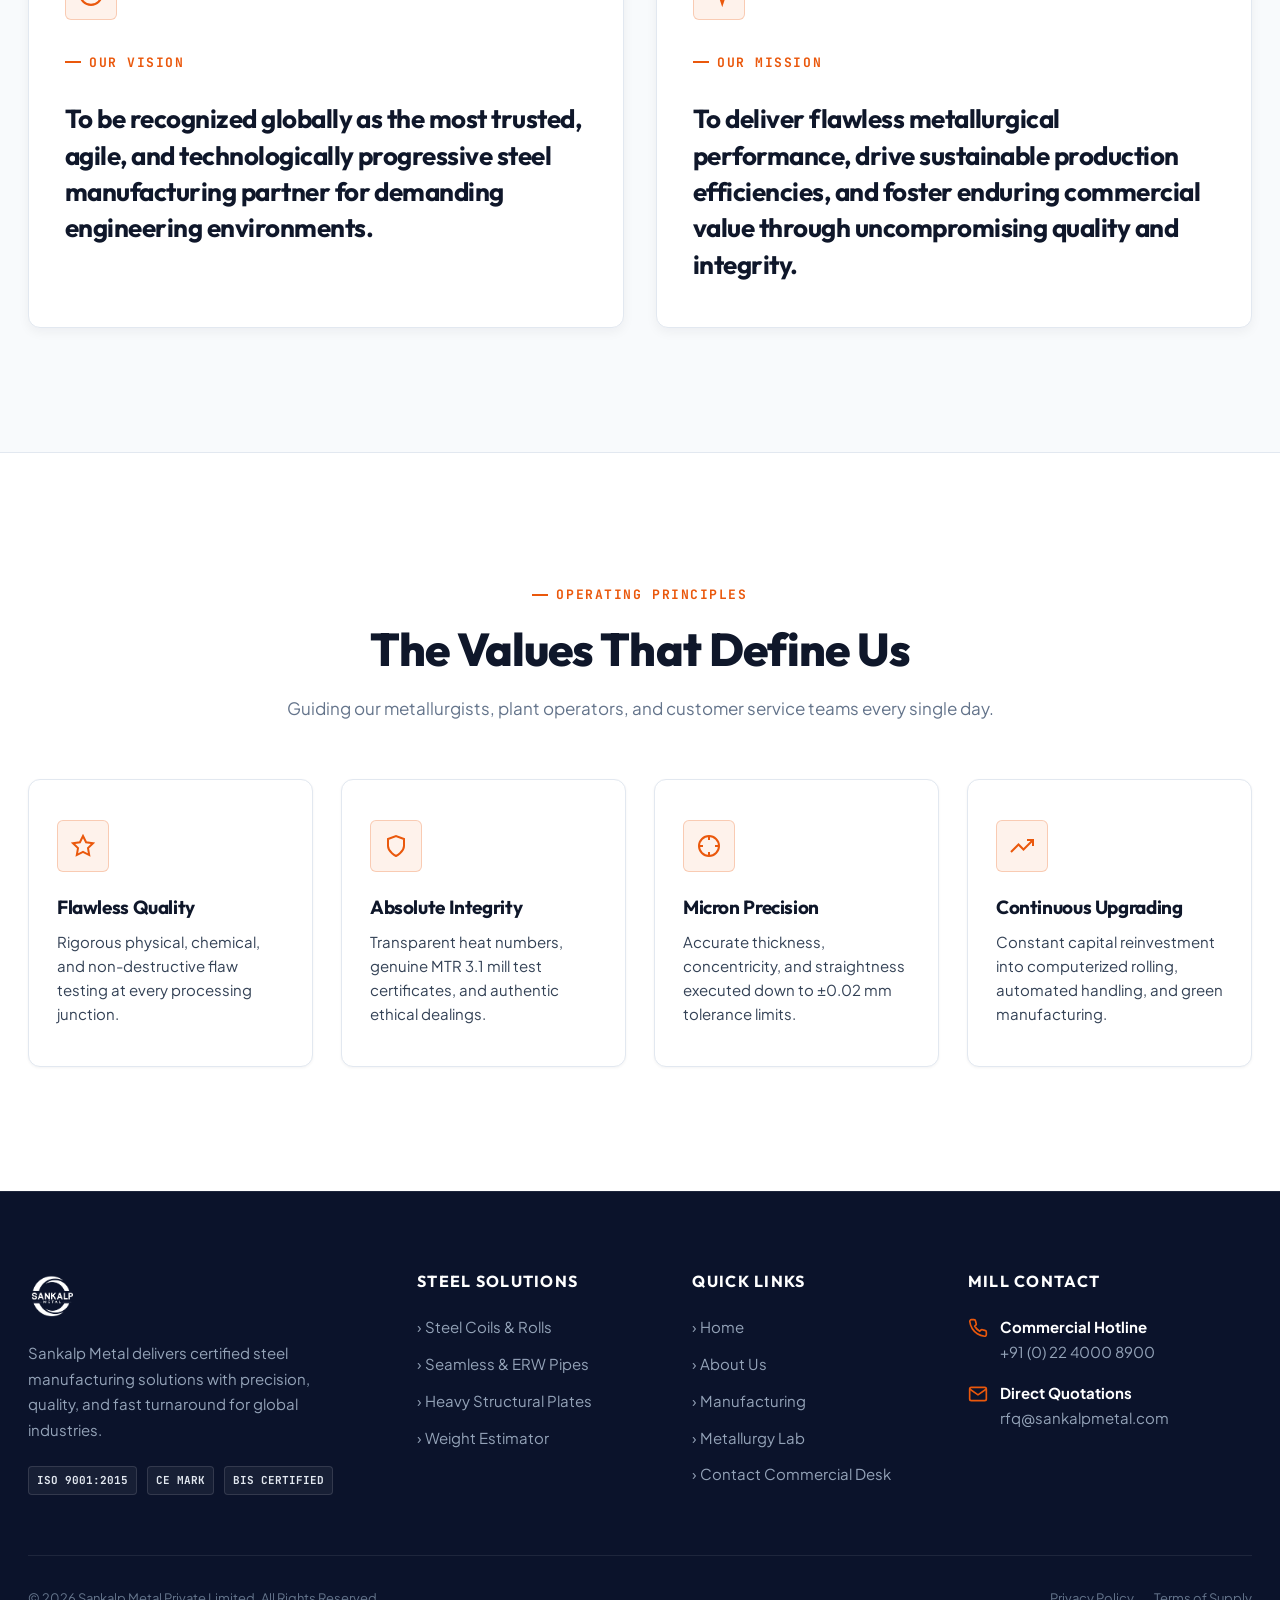
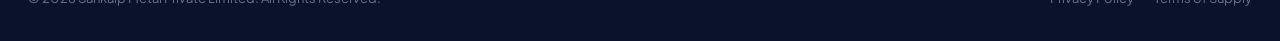
<file: about.html>
<!DOCTYPE html>
<html lang="en">
<head>
    <meta charset="UTF-8">
    <meta name="viewport" content="width=device-width, initial-scale=1.0">
    <title>About Us | Sankalp Metal - Steel Manufacturing Excellence</title>
    <meta name="description" content="Discover Sankalp Metal's legacy of delivering consistent and dependable steel solutions with a strong focus on quality, precision, and continuous improvement.">
    
    <!-- Open Graph Metadata -->
    <meta property="og:title" content="About Sankalp Metal | Steel Manufacturing">
    <meta property="og:description" content="Reliable steel manufacturing solutions built for extreme performance.">
    <meta property="og:type" content="website">
    
    <!-- Fonts -->
    <link rel="preconnect" href="https://fonts.googleapis.com">
    <link rel="preconnect" href="https://fonts.gstatic.com" crossorigin>
    <link href="https://fonts.googleapis.com/css2?family=JetBrains+Mono:wght@400;500;600;700&family=Outfit:wght@400;500;600;700;800;900&family=Plus+Jakarta+Sans:wght@300;400;500;600;700;800&display=swap" rel="stylesheet">
    
    <!-- CSS -->
    <link rel="stylesheet" href="css/style.css">
</head>
<body>

    <!-- Global Header -->
    <header class="header">
        <div class="container nav-container">
            <a href="index.html" class="logo-wrap">
                <img src="images/logo.png" alt="Sankalp Metal" class="brand-logo">
            </a>
            
            <nav class="desktop-nav" id="mainNav">
                <div class="drawer-top-bar">
                    <span class="drawer-brand-title">Menu</span>
                    <button class="drawer-close-btn" id="drawerCloseBtn" aria-label="Close Navigation">&times;</button>
                </div>
                <a href="index.html" class="nav-link">HOME</a>
                <a href="index.html#products" class="nav-link">PRODUCTS &amp; SPECS</a>
                <a href="index.html#pipeline" class="nav-link">MANUFACTURING</a>
                <a href="index.html#quality" class="nav-link">METALLURGY LAB</a>
                <a href="index.html#industries" class="nav-link">INDUSTRIES</a>
                <a href="about.html" class="nav-link active">ABOUT US</a>
                <a href="contact.html" class="nav-link">CONTACT</a>
            </nav>
            
            <div class="header-actions">
                <a href="contact.html" class="btn btn-forge btn-sm">
                    <span>Contact Mill</span>
                    <svg width="16" height="16" viewBox="0 0 24 24" fill="none" stroke="currentColor" stroke-width="2.5"><polyline points="9 18 15 12 9 6"></polyline></svg>
                </a>
                <button class="mobile-toggle" id="mobileToggle" aria-label="Toggle Navigation">
                    <svg width="24" height="24" viewBox="0 0 24 24" fill="none" stroke="currentColor" stroke-width="2"><line x1="3" y1="12" x2="21" y2="12"></line><line x1="3" y1="6" x2="21" y2="6"></line><line x1="3" y1="18" x2="21" y2="18"></line></svg>
                </button>
            </div>
        </div>
    </header>

    <!-- Page Hero Banner -->
    <section class="about-hero-compact">
        <div class="container text-center reveal-fade">
            <span class="section-tag" style="justify-content:center;">Our Industrial Heritage</span>
            <h1 style="font-size:3.25rem; font-weight:800; margin-bottom:16px;">Forged in Strength. Guided by Precision.</h1>
            <p style="color:var(--color-titanium-400); max-width:680px; margin:0 auto; font-size:1.125rem;">
                Learn about Sankalp Metal's journey, our advanced manufacturing capabilities, and our strict adherence to metallurgical excellence.
            </p>
        </div>
    </section>

    <!-- Company Introduction Section -->
    <section class="section-padding" style="background:var(--color-canvas);">
        <div class="container about-intro-grid">
            <div class="about-media-box reveal-fade">
                <img src="images/about_intro.png" alt="Sankalp Metal Precision CNC Facilities">
            </div>
            <div class="reveal-fade">
                <span class="section-tag">Enterprise Profile</span>
                <h2 class="section-title">Decades of Metallurgical Mastery</h2>
                <p style="font-size:1.125rem; color:var(--color-text-heading); font-weight:600; margin-bottom:20px; line-height:1.7;">
                    Sankalp Metal is an ISO 9001:2015 certified steel manufacturing enterprise dedicated to producing dependable high-tensile metal solutions that empower critical heavy industries worldwide.
                </p>
                <p style="color:var(--color-text-body); margin-bottom:20px; line-height:1.75;">
                    By pairing automated thermomechanical rolling mills with computerized optical spectrometry and non-destructive ultrasonic flaw detection, our production ensures zero compromise on dimensional accuracy or mechanical durability.
                </p>
                <p style="color:var(--color-text-muted); margin-bottom:32px; line-height:1.75;">
                    Our plant facilities are engineered for scalable throughput, processing over 50,000 MT annually across automotive, energy pipelines, marine structural framing, and general engineering fabrication.
                </p>
                
                <div style="display:flex; gap:16px; flex-wrap:wrap;">
                    <a href="contact.html" class="btn btn-forge">
                        <span>Get in Touch with Our Team</span>
                        <svg width="16" height="16" viewBox="0 0 24 24" fill="none" stroke="currentColor" stroke-width="2.5"><polyline points="9 18 15 12 9 6"></polyline></svg>
                    </a>
                    <a href="index.html#products" class="btn btn-glass">
                        <span>View Product Specifications</span>
                    </a>
                </div>
            </div>
        </div>
    </section>

    <!-- Vision and Mission Section -->
    <section class="section-padding" style="background:var(--color-surface-subtle); border-top:1px solid var(--color-border); border-bottom:1px solid var(--color-border);">
        <div class="container">
            <div class="section-header text-center reveal-fade">
                <span class="section-tag">Purpose &amp; Direction</span>
                <h2 class="section-title">Our Guiding Mission &amp; Vision</h2>
            </div>

            <div style="display:grid; grid-template-columns:repeat(auto-fit, minmax(320px, 1fr)); gap:32px;">
                <div class="reveal-fade" style="background:#FFFFFF; border:1px solid var(--color-border); border-radius:var(--radius-md); padding:44px 36px; box-shadow:var(--shadow-sm);">
                    <div style="width:52px; height:52px; background:var(--color-forge-subtle); border:1px solid rgba(234,88,12,0.25); border-radius:var(--radius-sm); display:flex; align-items:center; justify-content:center; color:var(--color-forge-primary); margin-bottom:24px;">
                        <svg width="26" height="26" viewBox="0 0 24 24" fill="none" stroke="currentColor" stroke-width="2"><circle cx="12" cy="12" r="10"></circle><polygon points="16.24 7.76 14.12 14.12 7.76 16.24 9.88 9.88 16.24 7.76"></polygon></svg>
                    </div>
                    <span class="section-tag">Our Vision</span>
                    <h3 style="font-size:1.625rem; color:var(--color-text-heading); line-height:1.4; margin-top:12px;">
                        To be recognized globally as the most trusted, agile, and technologically progressive steel manufacturing partner for demanding engineering environments.
                    </h3>
                </div>

                <div class="reveal-fade" style="background:#FFFFFF; border:1px solid var(--color-border); border-radius:var(--radius-md); padding:44px 36px; box-shadow:var(--shadow-sm);">
                    <div style="width:52px; height:52px; background:var(--color-forge-subtle); border:1px solid rgba(234,88,12,0.25); border-radius:var(--radius-sm); display:flex; align-items:center; justify-content:center; color:var(--color-forge-primary); margin-bottom:24px;">
                        <svg width="26" height="26" viewBox="0 0 24 24" fill="none" stroke="currentColor" stroke-width="2"><polyline points="22 12 18 12 15 21 9 3 6 12 2 12"></polyline></svg>
                    </div>
                    <span class="section-tag">Our Mission</span>
                    <h3 style="font-size:1.625rem; color:var(--color-text-heading); line-height:1.4; margin-top:12px;">
                        To deliver flawless metallurgical performance, drive sustainable production efficiencies, and foster enduring commercial value through uncompromising quality and integrity.
                    </h3>
                </div>
            </div>
        </div>
    </section>

    <!-- Core Values Section -->
    <section class="section-padding why-section">
        <div class="container">
            <div class="section-header text-center reveal-fade">
                <span class="section-tag">Operating Principles</span>
                <h2 class="section-title">The Values That Define Us</h2>
                <p class="section-subtitle">Guiding our metallurgists, plant operators, and customer service teams every single day.</p>
            </div>
            
            <div class="why-grid">
                <div class="why-card reveal-fade">
                    <div class="why-icon">
                        <svg width="24" height="24" viewBox="0 0 24 24" fill="none" stroke="currentColor" stroke-width="2"><polygon points="12 2 15.09 8.26 22 9.27 17 14.14 18.18 21.02 12 17.77 5.82 21.02 7 14.14 2 9.27 8.91 8.26 12 2"></polygon></svg>
                    </div>
                    <h4 class="why-title">Flawless Quality</h4>
                    <p class="why-text">Rigorous physical, chemical, and non-destructive flaw testing at every processing junction.</p>
                </div>

                <div class="why-card reveal-fade">
                    <div class="why-icon">
                        <svg width="24" height="24" viewBox="0 0 24 24" fill="none" stroke="currentColor" stroke-width="2"><path d="M12 22s8-4 8-10V5l-8-3-8 3v7c0 6 8 10 8 10z"></path></svg>
                    </div>
                    <h4 class="why-title">Absolute Integrity</h4>
                    <p class="why-text">Transparent heat numbers, genuine MTR 3.1 mill test certificates, and authentic ethical dealings.</p>
                </div>

                <div class="why-card reveal-fade">
                    <div class="why-icon">
                        <svg width="24" height="24" viewBox="0 0 24 24" fill="none" stroke="currentColor" stroke-width="2"><circle cx="12" cy="12" r="10"></circle><line x1="22" y1="12" x2="18" y2="12"></line><line x1="6" y1="12" x2="2" y2="12"></line><line x1="12" y1="6" x2="12" y2="2"></line><line x1="12" y1="22" x2="12" y2="18"></line></svg>
                    </div>
                    <h4 class="why-title">Micron Precision</h4>
                    <p class="why-text">Accurate thickness, concentricity, and straightness executed down to &plusmn;0.02 mm tolerance limits.</p>
                </div>

                <div class="why-card reveal-fade">
                    <div class="why-icon">
                        <svg width="24" height="24" viewBox="0 0 24 24" fill="none" stroke="currentColor" stroke-width="2"><polyline points="23 6 13.5 15.5 8.5 10.5 1 18"></polyline><polyline points="17 6 23 6 23 12"></polyline></svg>
                    </div>
                    <h4 class="why-title">Continuous Upgrading</h4>
                    <p class="why-text">Constant capital reinvestment into computerized rolling, automated handling, and green manufacturing.</p>
                </div>
            </div>
        </div>
    </section>

    <!-- Industrial Footer -->
    <footer class="footer">
        <div class="container">
            <div class="footer-grid">
                <div class="footer-brand">
                    <a href="index.html" class="logo-wrap">
                        <img src="images/logo.png" alt="Sankalp Metal" class="brand-logo" style="filter: brightness(0) invert(1);">
                    </a>
                    <p>Sankalp Metal delivers certified steel manufacturing solutions with precision, quality, and fast turnaround for global industries.</p>
                    <div class="cert-strip">
                        <span class="cert-pill">ISO 9001:2015</span>
                        <span class="cert-pill">CE MARK</span>
                        <span class="cert-pill">BIS CERTIFIED</span>
                    </div>
                </div>

                <div class="footer-col">
                    <h4>Steel Solutions</h4>
                    <ul class="footer-links-list">
                        <li><a href="index.html#products">&rsaquo; Steel Coils &amp; Rolls</a></li>
                        <li><a href="index.html#products">&rsaquo; Seamless &amp; ERW Pipes</a></li>
                        <li><a href="index.html#products">&rsaquo; Heavy Structural Plates</a></li>
                        <li><a href="index.html#calculator">&rsaquo; Weight Estimator</a></li>
                    </ul>
                </div>

                <div class="footer-col">
                    <h4>Quick Links</h4>
                    <ul class="footer-links-list">
                        <li><a href="index.html">&rsaquo; Home</a></li>
                        <li><a href="about.html">&rsaquo; About Us</a></li>
                        <li><a href="index.html#pipeline">&rsaquo; Manufacturing</a></li>
                        <li><a href="index.html#quality">&rsaquo; Metallurgy Lab</a></li>
                        <li><a href="contact.html">&rsaquo; Contact Commercial Desk</a></li>
                    </ul>
                </div>

                <div class="footer-col">
                    <h4>Mill Contact</h4>
                    <div class="footer-contact-items">
                        <div class="footer-contact-row">
                            <svg width="20" height="20" viewBox="0 0 24 24" fill="none" stroke="currentColor" stroke-width="2"><path d="M22 16.92v3a2 2 0 0 1-2.18 2 19.79 19.79 0 0 1-8.63-3.07 19.5 19.5 0 0 1-6-6 19.79 19.79 0 0 1-3.07-8.67A2 2 0 0 1 4.11 2h3a2 2 0 0 1 2 1.72 12.84 12.84 0 0 0 .7 2.81 2 2 0 0 1-.45 2.11L8.09 9.91a16 16 0 0 0 6 6l1.27-1.27a2 2 0 0 1 2.11-.45 12.84 12.84 0 0 0 2.81.7A2 2 0 0 1 22 16.92z"></path></svg>
                            <div>
                                <strong style="color:#FFF; display:block;">Commercial Hotline</strong>
                                <span>+91 (0) 22 4000 8900</span>
                            </div>
                        </div>

                        <div class="footer-contact-row">
                            <svg width="20" height="20" viewBox="0 0 24 24" fill="none" stroke="currentColor" stroke-width="2"><path d="M4 4h16c1.1 0 2 .9 2 2v12c0 1.1-.9 2-2 2H4c-1.1 0-2-.9-2-2V6c0-1.1.9-2 2-2z"></path><polyline points="22,6 12,13 2,6"></polyline></svg>
                            <div>
                                <strong style="color:#FFF; display:block;">Direct Quotations</strong>
                                <span>rfq@sankalpmetal.com</span>
                            </div>
                        </div>
                    </div>
                </div>
            </div>

            <div class="footer-bottom">
                <div>&copy; 2026 Sankalp Metal Private Limited. All Rights Reserved.</div>
                <div style="display:flex; gap:20px;">
                    <a href="contact.html">Privacy Policy</a>
                    <a href="contact.html">Terms of Supply</a>
                </div>
            </div>
        </div>
    </footer>

    <script src="js/main.js"></script>
</body>
</html>
</file>
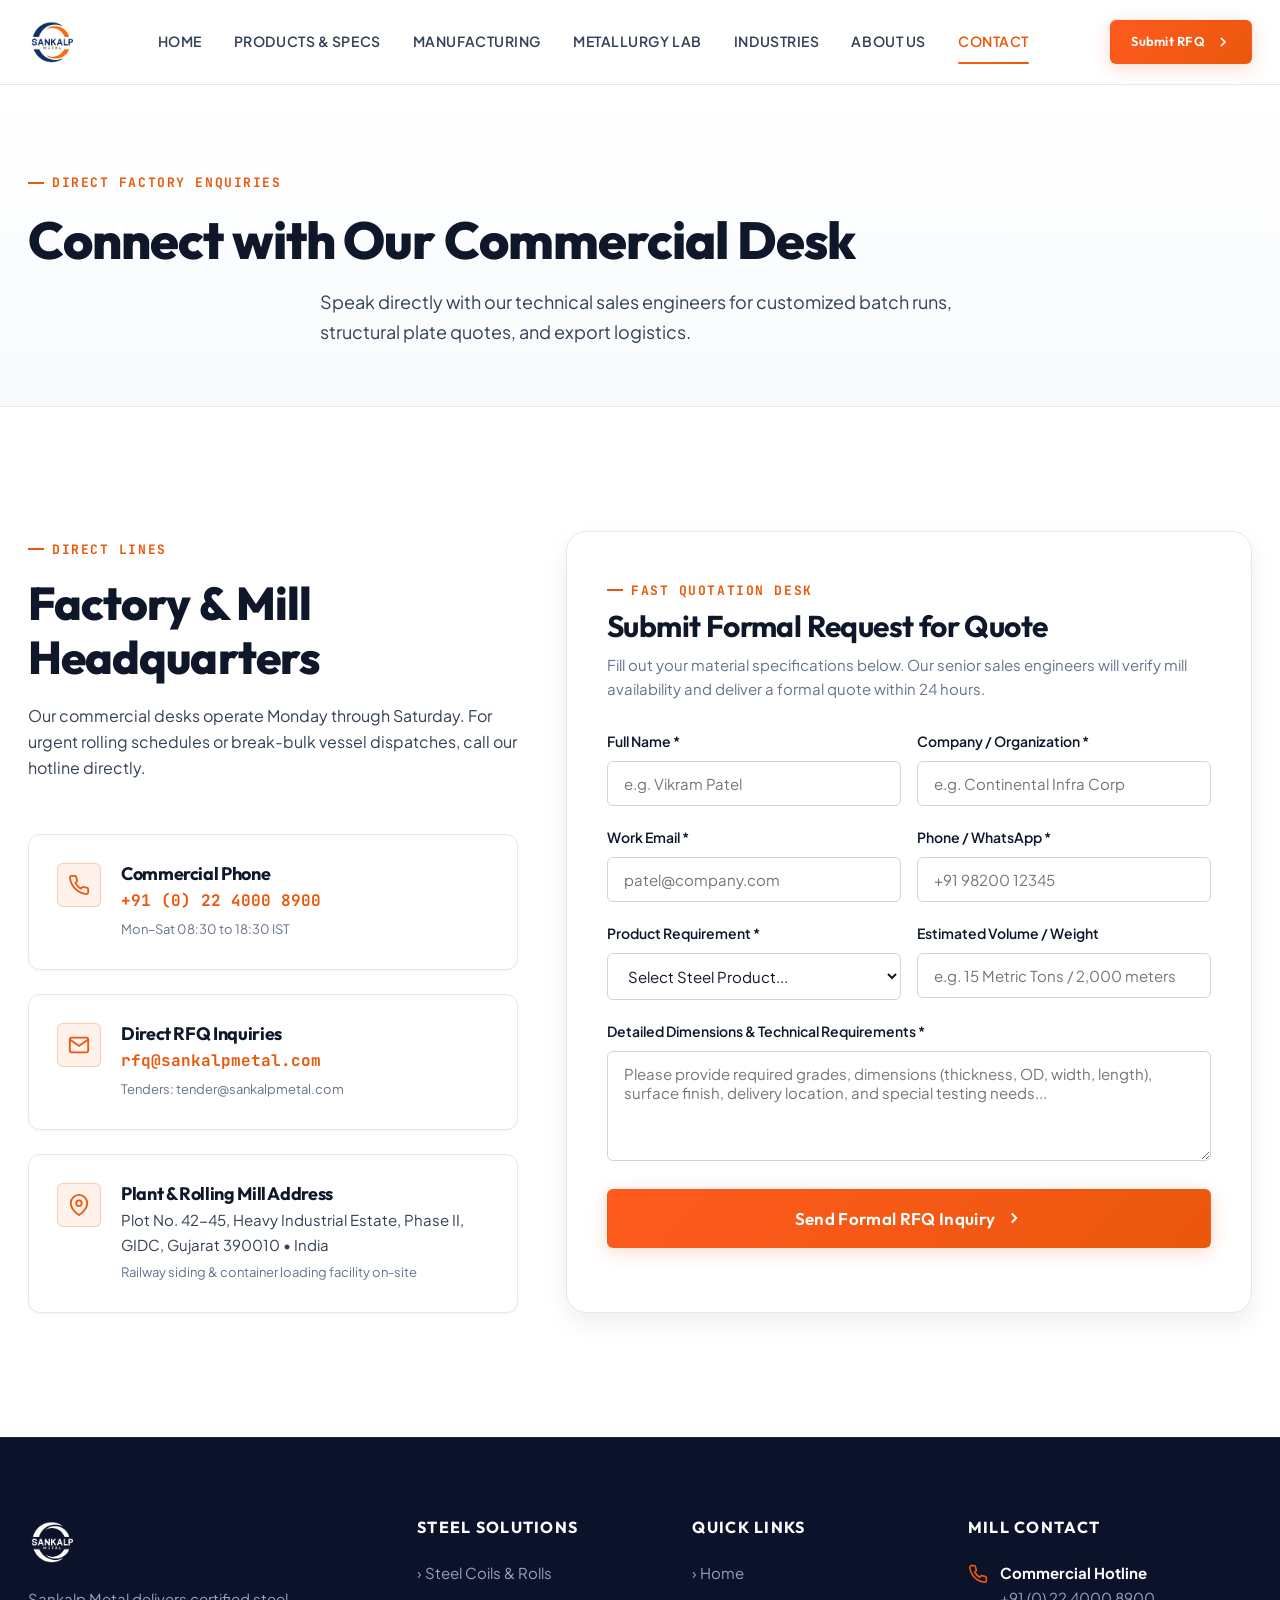
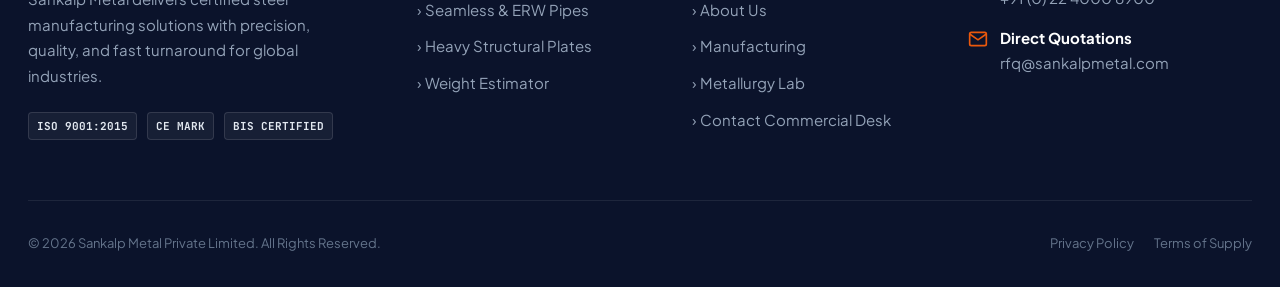
<file: contact.html>
<!DOCTYPE html>
<html lang="en">
<head>
    <meta charset="UTF-8">
    <meta name="viewport" content="width=device-width, initial-scale=1.0">
    <title>Contact Us | Sankalp Metal - Steel Quotations & Technical Desk</title>
    <meta name="description" content="Connect with Sankalp Metal's commercial team and metallurgy desk for mill-direct price quotations, test certifications, and custom steel sizing.">
    
    <!-- Open Graph Metadata -->
    <meta property="og:title" content="Contact Sankalp Metal | Commercial Steel Desk">
    <meta property="og:description" content="Request pricing, certified mill test reports, and delivery schedules from our factory team.">
    <meta property="og:type" content="website">
    
    <!-- Fonts -->
    <link rel="preconnect" href="https://fonts.googleapis.com">
    <link rel="preconnect" href="https://fonts.gstatic.com" crossorigin>
    <link href="https://fonts.googleapis.com/css2?family=JetBrains+Mono:wght@400;500;600;700&family=Outfit:wght@400;500;600;700;800;900&family=Plus+Jakarta+Sans:wght@300;400;500;600;700;800&display=swap" rel="stylesheet">
    
    <!-- CSS -->
    <link rel="stylesheet" href="css/style.css">
</head>
<body>

    <!-- Global Header -->
    <header class="header">
        <div class="container nav-container">
            <a href="index.html" class="logo-wrap">
                <img src="images/logo.png" alt="Sankalp Metal" class="brand-logo">
            </a>
            
            <nav class="desktop-nav" id="mainNav">
                <div class="drawer-top-bar">
                    <span class="drawer-brand-title">Menu</span>
                    <button class="drawer-close-btn" id="drawerCloseBtn" aria-label="Close Navigation">&times;</button>
                </div>
                <a href="index.html" class="nav-link">HOME</a>
                <a href="index.html#products" class="nav-link">PRODUCTS &amp; SPECS</a>
                <a href="index.html#pipeline" class="nav-link">MANUFACTURING</a>
                <a href="index.html#quality" class="nav-link">METALLURGY LAB</a>
                <a href="index.html#industries" class="nav-link">INDUSTRIES</a>
                <a href="about.html" class="nav-link">ABOUT US</a>
                <a href="contact.html" class="nav-link active">CONTACT</a>
            </nav>
            
            <div class="header-actions">
                <a href="#contactFormCard" class="btn btn-forge btn-sm">
                    <span>Submit RFQ</span>
                    <svg width="16" height="16" viewBox="0 0 24 24" fill="none" stroke="currentColor" stroke-width="2.5"><polyline points="9 18 15 12 9 6"></polyline></svg>
                </a>
                <button class="mobile-toggle" id="mobileToggle" aria-label="Toggle Navigation">
                    <svg width="24" height="24" viewBox="0 0 24 24" fill="none" stroke="currentColor" stroke-width="2"><line x1="3" y1="12" x2="21" y2="12"></line><line x1="3" y1="6" x2="21" y2="6"></line><line x1="3" y1="18" x2="21" y2="18"></line></svg>
                </button>
            </div>
        </div>
    </header>

    <!-- Page Hero Banner -->
    <section class="about-hero-compact">
        <div class="container text-center reveal-fade">
            <span class="section-tag" style="justify-content:center;">Direct Factory Enquiries</span>
            <h1 style="font-size:3.25rem; font-weight:800; margin-bottom:16px;">Connect with Our Commercial Desk</h1>
            <p style="color:var(--color-titanium-400); max-width:640px; margin:0 auto; font-size:1.125rem;">
                Speak directly with our technical sales engineers for customized batch runs, structural plate quotes, and export logistics.
            </p>
        </div>
    </section>

    <!-- Contact Details & Form Section -->
    <section class="section-padding" style="background:var(--color-canvas);">
        <div class="container contact-layout-grid">
            <!-- Left Info Panel -->
            <div class="contact-info-panel reveal-fade">
                <div>
                    <span class="section-tag">Direct Lines</span>
                    <h2 class="section-title">Factory &amp; Mill Headquarters</h2>
                    <p style="color:var(--color-text-body); margin-bottom:28px;">
                        Our commercial desks operate Monday through Saturday. For urgent rolling schedules or break-bulk vessel dispatches, call our hotline directly.
                    </p>
                </div>

                <div class="contact-info-card">
                    <div class="quality-icon-box">
                        <svg width="22" height="22" viewBox="0 0 24 24" fill="none" stroke="currentColor" stroke-width="2"><path d="M22 16.92v3a2 2 0 0 1-2.18 2 19.79 19.79 0 0 1-8.63-3.07 19.5 19.5 0 0 1-6-6 19.79 19.79 0 0 1-3.07-8.67A2 2 0 0 1 4.11 2h3a2 2 0 0 1 2 1.72 12.84 12.84 0 0 0 .7 2.81 2 2 0 0 1-.45 2.11L8.09 9.91a16 16 0 0 0 6 6l1.27-1.27a2 2 0 0 1 2.11-.45 12.84 12.84 0 0 0 2.81.7A2 2 0 0 1 22 16.92z"></path></svg>
                    </div>
                    <div>
                        <h4 style="font-size:1.125rem; color:var(--color-text-heading); margin-bottom:4px;">Commercial Phone</h4>
                        <p style="font-family:var(--font-mono); color:var(--color-forge-primary); font-weight:700;">+91 (0) 22 4000 8900</p>
                        <span style="font-size:0.8125rem; color:var(--color-text-muted);">Mon&ndash;Sat 08:30 to 18:30 IST</span>
                    </div>
                </div>

                <div class="contact-info-card">
                    <div class="quality-icon-box">
                        <svg width="22" height="22" viewBox="0 0 24 24" fill="none" stroke="currentColor" stroke-width="2"><path d="M4 4h16c1.1 0 2 .9 2 2v12c0 1.1-.9 2-2 2H4c-1.1 0-2-.9-2-2V6c0-1.1.9-2 2-2z"></path><polyline points="22,6 12,13 2,6"></polyline></svg>
                    </div>
                    <div>
                        <h4 style="font-size:1.125rem; color:var(--color-text-heading); margin-bottom:4px;">Direct RFQ Inquiries</h4>
                        <p style="font-family:var(--font-mono); color:var(--color-forge-primary); font-weight:700;">rfq@sankalpmetal.com</p>
                        <span style="font-size:0.8125rem; color:var(--color-text-muted);">Tenders: tender@sankalpmetal.com</span>
                    </div>
                </div>

                <div class="contact-info-card">
                    <div class="quality-icon-box">
                        <svg width="22" height="22" viewBox="0 0 24 24" fill="none" stroke="currentColor" stroke-width="2"><path d="M21 10c0 7-9 13-9 13s-9-6-9-13a9 9 0 0 1 18 0z"></path><circle cx="12" cy="10" r="3"></circle></svg>
                    </div>
                    <div>
                        <h4 style="font-size:1.125rem; color:var(--color-text-heading); margin-bottom:4px;">Plant &amp; Rolling Mill Address</h4>
                        <p style="color:var(--color-text-body); font-size:0.9375rem;">Plot No. 42-45, Heavy Industrial Estate, Phase II, GIDC, Gujarat 390010 &bull; India</p>
                        <span style="font-size:0.8125rem; color:var(--color-text-muted);">Railway siding &amp; container loading facility on-site</span>
                    </div>
                </div>
            </div>

            <!-- Right RFQ Form Card -->
            <div class="contact-form-card reveal-fade" id="contactFormCard">
                <span class="section-tag" style="margin-bottom:8px;">Fast Quotation Desk</span>
                <h3 style="font-size:1.875rem; color:var(--color-text-heading); margin-bottom:8px;">Submit Formal Request for Quote</h3>
                <p style="color:var(--color-text-muted); font-size:0.9375rem; margin-bottom:28px;">
                    Fill out your material specifications below. Our senior sales engineers will verify mill availability and deliver a formal quote within 24 hours.
                </p>

                <div class="form-success-banner" id="contactSuccess">
                    ✓ Thank you! Your RFQ has been logged. Our commercial engineer will contact you shortly with confirmed pricing.
                </div>

                <form id="contactPageForm">
                    <div class="form-row-2">
                        <div class="form-group">
                            <label class="form-label">Full Name *</label>
                            <input type="text" class="form-control" required placeholder="e.g. Vikram Patel">
                        </div>
                        <div class="form-group">
                            <label class="form-label">Company / Organization *</label>
                            <input type="text" class="form-control" required placeholder="e.g. Continental Infra Corp">
                        </div>
                    </div>

                    <div class="form-row-2">
                        <div class="form-group">
                            <label class="form-label">Work Email *</label>
                            <input type="email" class="form-control" required placeholder="patel@company.com">
                        </div>
                        <div class="form-group">
                            <label class="form-label">Phone / WhatsApp *</label>
                            <input type="tel" class="form-control" required placeholder="+91 98200 12345">
                        </div>
                    </div>

                    <div class="form-row-2">
                        <div class="form-group">
                            <label class="form-label">Product Requirement *</label>
                            <select class="form-control" required>
                                <option value="">Select Steel Product...</option>
                                <option value="Steel Coils">Steel Coils (HR / CR / GI)</option>
                                <option value="Pipes & Tubes">Seamless &amp; Welded Pipes (API 5L / ASTM A106)</option>
                                <option value="Plates & Sheets">Structural Plates &amp; Slabs (IS 2062 / ASTM A36)</option>
                                <option value="Custom Machined Parts">Custom Fabricated / Flame Cut Components</option>
                            </select>
                        </div>
                        <div class="form-group">
                            <label class="form-label">Estimated Volume / Weight</label>
                            <input type="text" class="form-control" placeholder="e.g. 15 Metric Tons / 2,000 meters">
                        </div>
                    </div>

                    <div class="form-group">
                        <label class="form-label">Detailed Dimensions &amp; Technical Requirements *</label>
                        <textarea class="form-control" required placeholder="Please provide required grades, dimensions (thickness, OD, width, length), surface finish, delivery location, and special testing needs..."></textarea>
                    </div>

                    <button type="submit" class="btn btn-forge btn-lg" style="width:100%;">
                        <span>Send Formal RFQ Inquiry</span>
                        <svg width="18" height="18" viewBox="0 0 24 24" fill="none" stroke="currentColor" stroke-width="2.5"><polyline points="9 18 15 12 9 6"></polyline></svg>
                    </button>
                </form>
            </div>
        </div>
    </section>

    <!-- Industrial Footer -->
    <footer class="footer">
        <div class="container">
            <div class="footer-grid">
                <div class="footer-brand">
                    <a href="index.html" class="logo-wrap">
                        <img src="images/logo.png" alt="Sankalp Metal" class="brand-logo" style="filter: brightness(0) invert(1);">
                    </a>
                    <p>Sankalp Metal delivers certified steel manufacturing solutions with precision, quality, and fast turnaround for global industries.</p>
                    <div class="cert-strip">
                        <span class="cert-pill">ISO 9001:2015</span>
                        <span class="cert-pill">CE MARK</span>
                        <span class="cert-pill">BIS CERTIFIED</span>
                    </div>
                </div>

                <div class="footer-col">
                    <h4>Steel Solutions</h4>
                    <ul class="footer-links-list">
                        <li><a href="index.html#products">&rsaquo; Steel Coils &amp; Rolls</a></li>
                        <li><a href="index.html#products">&rsaquo; Seamless &amp; ERW Pipes</a></li>
                        <li><a href="index.html#products">&rsaquo; Heavy Structural Plates</a></li>
                        <li><a href="index.html#calculator">&rsaquo; Weight Estimator</a></li>
                    </ul>
                </div>

                <div class="footer-col">
                    <h4>Quick Links</h4>
                    <ul class="footer-links-list">
                        <li><a href="index.html">&rsaquo; Home</a></li>
                        <li><a href="about.html">&rsaquo; About Us</a></li>
                        <li><a href="index.html#pipeline">&rsaquo; Manufacturing</a></li>
                        <li><a href="index.html#quality">&rsaquo; Metallurgy Lab</a></li>
                        <li><a href="contact.html">&rsaquo; Contact Commercial Desk</a></li>
                    </ul>
                </div>

                <div class="footer-col">
                    <h4>Mill Contact</h4>
                    <div class="footer-contact-items">
                        <div class="footer-contact-row">
                            <svg width="20" height="20" viewBox="0 0 24 24" fill="none" stroke="currentColor" stroke-width="2"><path d="M22 16.92v3a2 2 0 0 1-2.18 2 19.79 19.79 0 0 1-8.63-3.07 19.5 19.5 0 0 1-6-6 19.79 19.79 0 0 1-3.07-8.67A2 2 0 0 1 4.11 2h3a2 2 0 0 1 2 1.72 12.84 12.84 0 0 0 .7 2.81 2 2 0 0 1-.45 2.11L8.09 9.91a16 16 0 0 0 6 6l1.27-1.27a2 2 0 0 1 2.11-.45 12.84 12.84 0 0 0 2.81.7A2 2 0 0 1 22 16.92z"></path></svg>
                            <div>
                                <strong style="color:#FFF; display:block;">Commercial Hotline</strong>
                                <span>+91 (0) 22 4000 8900</span>
                            </div>
                        </div>

                        <div class="footer-contact-row">
                            <svg width="20" height="20" viewBox="0 0 24 24" fill="none" stroke="currentColor" stroke-width="2"><path d="M4 4h16c1.1 0 2 .9 2 2v12c0 1.1-.9 2-2 2H4c-1.1 0-2-.9-2-2V6c0-1.1.9-2 2-2z"></path><polyline points="22,6 12,13 2,6"></polyline></svg>
                            <div>
                                <strong style="color:#FFF; display:block;">Direct Quotations</strong>
                                <span>rfq@sankalpmetal.com</span>
                            </div>
                        </div>
                    </div>
                </div>
            </div>

            <div class="footer-bottom">
                <div>&copy; 2026 Sankalp Metal Private Limited. All Rights Reserved.</div>
                <div style="display:flex; gap:20px;">
                    <a href="contact.html">Privacy Policy</a>
                    <a href="contact.html">Terms of Supply</a>
                </div>
            </div>
        </div>
    </footer>

    <script src="js/main.js"></script>
    <script>
        const contactPageForm = document.getElementById('contactPageForm');
        const contactSuccess = document.getElementById('contactSuccess');
        if (contactPageForm) {
            contactPageForm.addEventListener('submit', (e) => {
                e.preventDefault();
                const btn = contactPageForm.querySelector('button[type="submit"]');
                const orig = btn.innerHTML;
                btn.disabled = true;
                btn.innerHTML = '<span>Transmitting RFQ to Commercial Desk...</span>';
                setTimeout(() => {
                    btn.disabled = false;
                    btn.innerHTML = orig;
                    if (contactSuccess) contactSuccess.style.display = 'block';
                    contactPageForm.reset();
                }, 1000);
            });
        }
    </script>
</body>
</html>
</file>
<file: css/style.css>
/* ==========================================================================
   SANKALP METAL - ULTRA-PREMIUM INDUSTRIAL DESIGN SYSTEM (LIGHT THEME)
   Modern Metallurgy, Precision Steel & Scalable Heavy Engineering
   ========================================================================== */

@import url('https://fonts.googleapis.com/css2?family=JetBrains+Mono:wght@400;500;600;700&family=Outfit:wght@400;500;600;700;800;900&family=Plus+Jakarta+Sans:wght@300;400;500;600;700;800&display=swap');

:root {
  /* Brand Palette - Light Mode */
  --color-canvas: #FFFFFF;
  --color-surface-subtle: #F8FAFC;
  --color-surface-muted: #F1F5F9;
  --color-surface-card: #FFFFFF;
  --color-surface-card-hover: #F8FAFC;

  /* Typography Colors */
  --color-text-heading: #0F172A;
  --color-text-body: #334155;
  --color-text-muted: #64748B;
  --color-text-light: #94A3B8;

  /* Industrial Forge & Steel Colors */
  --color-forge-primary: #EA580C;
  --color-forge-hover: #C2410C;
  --color-forge-light: #F97316;
  --color-forge-accent: #FF5A1F;
  --color-forge-glow: rgba(234, 88, 12, 0.22);
  --color-forge-subtle: rgba(234, 88, 12, 0.08);

  --color-steel-navy: #0F253E;
  --color-steel-dark: #1E293B;
  --color-steel-blue: #1E40AF;
  --color-steel-cyan: #0284C7;

  /* Borders & Dividers */
  --color-border: #E2E8F0;
  --color-border-subtle: #EDF2F7;
  --color-border-strong: #CBD5E1;
  --color-border-hover: rgba(234, 88, 12, 0.35);

  /* Typography */
  --font-display: 'Outfit', -apple-system, BlinkMacSystemFont, sans-serif;
  --font-body: 'Plus Jakarta Sans', system-ui, sans-serif;
  --font-mono: 'JetBrains Mono', monospace;

  /* Elevational Gradients & Shadows */
  --gradient-forge: linear-gradient(135deg, #FF5A1F 0%, #EA580C 100%);
  --gradient-forge-subtle: linear-gradient(135deg, rgba(255, 90, 31, 0.08) 0%, rgba(234, 88, 12, 0.04) 100%);
  --gradient-steel-light: linear-gradient(180deg, #F8FAFC 0%, #EDF2F7 100%);
  --gradient-text-heading: linear-gradient(135deg, #0F172A 40%, #EA580C 100%);
  --gradient-hero-overlay: linear-gradient(180deg, 
    rgba(15, 23, 42, 0.70) 0%, 
    rgba(15, 23, 42, 0.48) 45%, 
    rgba(15, 23, 42, 0.88) 100%
  );

  --shadow-xs: 0 1px 3px rgba(15, 23, 42, 0.05);
  --shadow-sm: 0 4px 12px rgba(15, 23, 42, 0.05);
  --shadow-md: 0 10px 25px rgba(15, 23, 42, 0.07);
  --shadow-lg: 0 20px 40px rgba(15, 23, 42, 0.09);
  --shadow-card-hover: 0 22px 44px rgba(15, 23, 42, 0.12);
  --shadow-glow: 0 6px 24px rgba(234, 88, 12, 0.3);

  --radius-sm: 6px;
  --radius-md: 12px;
  --radius-lg: 20px;
  --radius-full: 9999px;

  --transition-fast: 0.2s cubic-bezier(0.4, 0, 0.2, 1);
  --transition: 0.35s cubic-bezier(0.16, 1, 0.3, 1);
}

/* ==========================================================================
   Base & Reset
   ========================================================================== */
*, *::before, *::after {
  margin: 0;
  padding: 0;
  box-sizing: border-box;
}

html {
  scroll-behavior: smooth;
  font-size: 16px;
  width: 100%;
  max-width: 100%;
  overflow-x: hidden;
}

body {
  font-family: var(--font-body);
  background-color: var(--color-canvas);
  color: var(--color-text-body);
  line-height: 1.65;
  width: 100%;
  max-width: 100%;
  overflow-x: hidden;
  position: relative;
  -webkit-font-smoothing: antialiased;
}

h1, h2, h3, h4, h5, h6 {
  font-family: var(--font-display);
  color: var(--color-text-heading);
  line-height: 1.18;
  font-weight: 700;
  letter-spacing: -0.02em;
}

a {
  color: inherit;
  text-decoration: none;
  transition: var(--transition);
}

img {
  max-width: 100%;
  height: auto;
  display: block;
}

button, input, select, textarea {
  font-family: inherit;
  font-size: inherit;
}

/* Container */
.container {
  width: 100%;
  max-width: 1320px;
  margin: 0 auto;
  padding: 0 28px;
}

.section-padding {
  padding: 96px 0;
  position: relative;
}

@media (min-width: 992px) {
  .section-padding {
    padding: 124px 0;
  }
}

/* ==========================================================================
   Header & Navigation (Crisp Light Frosted Glass)
   ========================================================================== */
.header {
  position: sticky;
  top: 0;
  left: 0;
  width: 100%;
  z-index: 1000;
  background: rgba(255, 255, 255, 0.92);
  backdrop-filter: blur(20px);
  -webkit-backdrop-filter: blur(20px);
  border-bottom: 1px solid var(--color-border);
  transition: all var(--transition-fast);
}

.header.mobile-open {
  z-index: 1050;
}

.header.scrolled {
  background: rgba(255, 255, 255, 0.98);
  box-shadow: 0 8px 30px rgba(15, 23, 42, 0.08);
  border-bottom-color: var(--color-border-strong);
}

.nav-container {
  display: flex;
  justify-content: space-between;
  align-items: center;
  height: 84px;
  transition: height var(--transition-fast);
}

.header.scrolled .nav-container {
  height: 72px;
}

.logo-wrap {
  display: flex;
  align-items: center;
  gap: 14px;
}

.brand-logo {
  height: 48px;
  width: auto;
  object-fit: contain;
  transition: transform var(--transition);
}

.logo-wrap:hover .brand-logo {
  transform: scale(1.03);
}

.desktop-nav {
  display: flex;
  align-items: center;
  gap: 32px;
}

.drawer-top-bar {
  display: none;
}

.nav-link {
  font-size: 0.875rem;
  font-weight: 600;
  color: var(--color-text-body);
  letter-spacing: 0.04em;
  text-transform: uppercase;
  padding: 10px 0;
  position: relative;
  display: flex;
  align-items: center;
  gap: 6px;
}

.nav-link:hover, .nav-link.active {
  color: var(--color-forge-primary);
}

.nav-link::after {
  content: '';
  position: absolute;
  bottom: 0;
  left: 0;
  width: 0;
  height: 2px;
  background: var(--gradient-forge);
  border-radius: 2px;
  transition: width 0.3s ease;
}

.nav-link:hover::after, .nav-link.active::after {
  width: 100%;
}

/* Dropdown */
.nav-dropdown {
  position: relative;
}

.nav-dropdown:hover .dropdown-panel {
  opacity: 1;
  visibility: visible;
  transform: translateY(0);
}

.dropdown-icon {
  width: 14px;
  height: 14px;
  transition: transform 0.25s ease;
}

.nav-dropdown:hover .dropdown-icon {
  transform: rotate(180deg);
}

.dropdown-panel {
  position: absolute;
  top: 100%;
  left: 50%;
  transform: translateX(-50%) translateY(12px);
  width: 270px;
  background: #FFFFFF;
  border: 1px solid var(--color-border);
  border-radius: var(--radius-md);
  padding: 10px 0;
  box-shadow: 0 18px 40px rgba(15, 23, 42, 0.12);
  opacity: 0;
  visibility: hidden;
  transition: all 0.25s cubic-bezier(0.16, 1, 0.3, 1);
  z-index: 1002;
}

.dropdown-panel a {
  display: flex;
  align-items: center;
  justify-content: space-between;
  padding: 12px 20px;
  color: var(--color-text-body);
  font-size: 0.875rem;
  font-weight: 600;
  transition: all var(--transition-fast);
}

.dropdown-panel a:hover {
  background: var(--color-forge-subtle);
  color: var(--color-forge-primary);
  padding-left: 24px;
}

.dropdown-panel a span.badge {
  font-size: 0.6875rem;
  background: var(--color-forge-subtle);
  color: var(--color-forge-primary);
  border: 1px solid rgba(234, 88, 12, 0.2);
  padding: 2px 8px;
  border-radius: 4px;
}

.header-actions {
  display: flex;
  align-items: center;
  gap: 16px;
}

/* Mobile Toggle */
.mobile-toggle {
  display: none;
  background: var(--color-surface-subtle);
  border: 1px solid var(--color-border);
  border-radius: var(--radius-sm);
  padding: 10px;
  cursor: pointer;
  color: var(--color-text-heading);
}

.mobile-toggle svg {
  display: block;
}

/* Buttons */
.btn {
  display: inline-flex;
  align-items: center;
  justify-content: center;
  gap: 10px;
  font-family: var(--font-display);
  font-weight: 600;
  font-size: 0.9375rem;
  letter-spacing: 0.02em;
  padding: 14px 28px;
  border-radius: var(--radius-sm);
  cursor: pointer;
  transition: all var(--transition);
  border: 1px solid transparent;
  position: relative;
  overflow: hidden;
}

.btn-forge {
  background: var(--gradient-forge);
  color: #FFFFFF;
  box-shadow: 0 4px 18px var(--color-forge-glow);
}

.btn-forge:hover {
  transform: translateY(-2px);
  box-shadow: 0 8px 28px rgba(234, 88, 12, 0.38);
  color: #FFFFFF;
}

.btn-glass {
  background: #FFFFFF;
  border-color: var(--color-border);
  color: var(--color-text-heading);
  box-shadow: var(--shadow-sm);
}

.btn-glass:hover {
  background: var(--color-surface-subtle);
  border-color: var(--color-border-strong);
  transform: translateY(-2px);
  color: var(--color-text-heading);
  box-shadow: var(--shadow-md);
}

.btn-outline-steel {
  background: #FFFFFF;
  border-color: var(--color-forge-primary);
  color: var(--color-forge-primary);
}

.btn-outline-steel:hover {
  background: var(--color-forge-primary);
  color: #FFFFFF;
  box-shadow: 0 4px 18px var(--color-forge-glow);
}

.btn-sm {
  padding: 10px 20px;
  font-size: 0.8125rem;
}

.btn-lg {
  padding: 18px 36px;
  font-size: 1.0625rem;
}

/* ==========================================================================
   Hero Section (Luminous High-Tech Steel)
   ========================================================================== */
.hero-epic {
  position: relative;
  min-height: calc(100vh - 120px);
  display: flex;
  align-items: center;
  background-size: cover;
  background-position: center 30%;
  background-repeat: no-repeat;
  padding-top: 60px;
  padding-bottom: 110px;
  overflow: hidden;
  background-color: #0F172A;
}

.hero-epic::before {
  content: '';
  position: absolute;
  inset: 0;
  background: var(--gradient-hero-overlay);
  z-index: 1;
}

.hero-ambient-glow {
  position: absolute;
  top: 15%;
  left: 50%;
  transform: translateX(-50%);
  width: 900px;
  height: 450px;
  background: radial-gradient(circle, rgba(249, 115, 22, 0.18) 0%, rgba(2, 132, 199, 0.08) 50%, transparent 70%);
  filter: blur(80px);
  z-index: 1;
  pointer-events: none;
}

.hero-grid-pattern {
  position: absolute;
  inset: 0;
  background-image: linear-gradient(rgba(255, 255, 255, 0.04) 1px, transparent 1px),
                    linear-gradient(90deg, rgba(255, 255, 255, 0.04) 1px, transparent 1px);
  background-size: 60px 60px;
  z-index: 1;
  pointer-events: none;
}

.hero-content {
  position: relative;
  z-index: 2;
  max-width: 980px;
  margin: 0 auto;
  text-align: center;
}

.hero-pill-badge {
  display: inline-flex;
  align-items: center;
  gap: 10px;
  padding: 8px 20px;
  background: rgba(15, 23, 42, 0.65);
  backdrop-filter: blur(12px);
  -webkit-backdrop-filter: blur(12px);
  border: 1px solid rgba(255, 90, 31, 0.4);
  border-radius: var(--radius-full);
  color: #FFFFFF;
  font-family: var(--font-mono);
  font-size: 0.8125rem;
  font-weight: 700;
  letter-spacing: 0.08em;
  margin-bottom: 28px;
  box-shadow: 0 4px 20px rgba(0, 0, 0, 0.35);
}

.hero-pill-badge .dot {
  width: 8px;
  height: 8px;
  background-color: var(--color-forge-light);
  border-radius: 50%;
  box-shadow: 0 0 10px var(--color-forge-light);
}

.hero-headline {
  font-size: 3rem;
  font-weight: 800;
  letter-spacing: -0.03em;
  text-transform: uppercase;
  margin-bottom: 24px;
  line-height: 1.08;
  color: #FFFFFF;
  text-shadow: 0 2px 24px rgba(0, 0, 0, 0.6);
}

@media (min-width: 768px) {
  .hero-headline {
    font-size: 4.25rem;
  }
}

@media (min-width: 1200px) {
  .hero-headline {
    font-size: 5rem;
  }
}

.text-gradient-forge {
  background: linear-gradient(135deg, #FF9547 0%, #FF5A1F 50%, #EA580C 100%);
  -webkit-background-clip: text;
  -webkit-text-fill-color: transparent;
  display: inline-block;
  filter: drop-shadow(0 0 20px rgba(234, 88, 12, 0.45));
}

.hero-desc {
  font-size: 1.125rem;
  color: #F1F5F9;
  max-width: 740px;
  margin: 0 auto 40px;
  line-height: 1.75;
  font-weight: 400;
  text-shadow: 0 1px 12px rgba(0, 0, 0, 0.6);
}

@media (min-width: 768px) {
  .hero-desc {
    font-size: 1.25rem;
  }
}

.hero-cta-group {
  display: flex;
  justify-content: center;
  align-items: center;
  gap: 18px;
  flex-wrap: wrap;
  margin-bottom: 0;
}

.hero-epic .btn-glass {
  background: rgba(255, 255, 255, 0.12);
  backdrop-filter: blur(12px);
  -webkit-backdrop-filter: blur(12px);
  border: 1px solid rgba(255, 255, 255, 0.3);
  color: #FFFFFF;
  box-shadow: 0 8px 24px rgba(0, 0, 0, 0.25);
}

.hero-epic .btn-glass:hover {
  background: rgba(255, 255, 255, 0.22);
  border-color: rgba(255, 255, 255, 0.6);
  color: #FFFFFF;
}

/* ==========================================================================
   Section Headers
   ========================================================================== */
.section-header {
  margin-bottom: 56px;
}

.section-header.text-center {
  text-align: center;
  max-width: 760px;
  margin-left: auto;
  margin-right: auto;
}

.section-tag {
  display: inline-flex;
  align-items: center;
  gap: 8px;
  font-family: var(--font-mono);
  font-size: 0.8125rem;
  font-weight: 700;
  color: var(--color-forge-primary);
  text-transform: uppercase;
  letter-spacing: 0.12em;
  margin-bottom: 16px;
}

.section-tag::before {
  content: '';
  width: 16px;
  height: 2px;
  background: var(--color-forge-primary);
}

.section-title {
  font-size: 2.25rem;
  font-weight: 800;
  letter-spacing: -0.02em;
  margin-bottom: 18px;
  color: var(--color-text-heading);
}

@media (min-width: 768px) {
  .section-title {
    font-size: 2.875rem;
  }
}

.section-subtitle {
  font-size: 1.0625rem;
  color: var(--color-text-muted);
  line-height: 1.7;
}

/* ==========================================================================
   Interactive Steel Spec & Theoretical Weight Calculator
   ========================================================================== */
.calc-section {
  background: var(--color-surface-subtle);
  border-top: 1px solid var(--color-border);
  border-bottom: 1px solid var(--color-border);
  position: relative;
}

.calc-grid {
  display: grid;
  grid-template-columns: 1fr;
  gap: 40px;
  align-items: center;
}

@media (min-width: 1024px) {
  .calc-grid {
    grid-template-columns: 1fr 1.25fr;
  }
}

.calc-card {
  background: #FFFFFF;
  border: 1px solid var(--color-border);
  border-radius: var(--radius-lg);
  padding: 36px;
  box-shadow: 0 16px 40px rgba(15, 23, 42, 0.08);
}

.calc-form-group {
  margin-bottom: 20px;
}

.calc-label {
  display: flex;
  justify-content: space-between;
  font-size: 0.875rem;
  font-weight: 600;
  color: var(--color-text-heading);
  margin-bottom: 8px;
}

.calc-shape-tabs {
  display: grid;
  grid-template-columns: repeat(4, 1fr);
  gap: 8px;
  margin-bottom: 24px;
}

.shape-tab {
  background: var(--color-surface-muted);
  border: 1px solid var(--color-border);
  border-radius: var(--radius-sm);
  padding: 10px 6px;
  text-align: center;
  font-size: 0.8125rem;
  font-weight: 600;
  color: var(--color-text-body);
  cursor: pointer;
  transition: all var(--transition-fast);
}

.shape-tab.active, .shape-tab:hover {
  background: var(--color-forge-primary);
  border-color: var(--color-forge-primary);
  color: #FFFFFF;
  box-shadow: 0 4px 12px var(--color-forge-glow);
}

.calc-input, .calc-select {
  width: 100%;
  padding: 12px 16px;
  background: #FFFFFF;
  border: 1px solid var(--color-border-strong);
  border-radius: var(--radius-sm);
  color: var(--color-text-heading);
  font-size: 0.9375rem;
  font-family: var(--font-body);
  font-weight: 500;
  transition: all var(--transition-fast);
}

.calc-input:focus, .calc-select:focus {
  outline: none;
  border-color: var(--color-forge-primary);
  box-shadow: 0 0 0 3px rgba(234, 88, 12, 0.15);
}

.calc-dims-grid {
  display: grid;
  grid-template-columns: repeat(3, 1fr);
  gap: 12px;
}

.calc-result-box {
  background: var(--color-forge-subtle);
  border: 1px dashed rgba(234, 88, 12, 0.4);
  border-radius: var(--radius-md);
  padding: 20px;
  display: flex;
  justify-content: space-between;
  align-items: center;
  margin-top: 24px;
  margin-bottom: 24px;
}

.result-metric-label {
  font-size: 0.8125rem;
  color: var(--color-text-muted);
  text-transform: uppercase;
  font-family: var(--font-mono);
  font-weight: 600;
}

.result-metric-val {
  font-family: var(--font-mono);
  font-size: 1.875rem;
  font-weight: 800;
  color: var(--color-forge-primary);
}

/* ==========================================================================
   Product Showcase & Metallurgy Cards
   ========================================================================== */
.products-section {
  background: var(--color-canvas);
  position: relative;
}

.filter-bar {
  display: flex;
  justify-content: center;
  align-items: center;
  gap: 12px;
  flex-wrap: wrap;
  margin-bottom: 48px;
}

.filter-btn {
  background: var(--color-surface-subtle);
  border: 1px solid var(--color-border);
  color: var(--color-text-body);
  padding: 10px 22px;
  border-radius: var(--radius-full);
  font-size: 0.875rem;
  font-weight: 600;
  cursor: pointer;
  transition: all var(--transition-fast);
}

.filter-btn:hover, .filter-btn.active {
  background: var(--gradient-forge);
  border-color: transparent;
  color: #FFFFFF;
  box-shadow: 0 4px 16px var(--color-forge-glow);
}

.products-grid {
  display: grid;
  grid-template-columns: 1fr;
  gap: 32px;
}

@media (min-width: 768px) {
  .products-grid {
    grid-template-columns: repeat(2, 1fr);
  }
}

@media (min-width: 1100px) {
  .products-grid {
    grid-template-columns: repeat(3, 1fr);
  }
}

.product-card {
  background: #FFFFFF;
  border: 1px solid var(--color-border);
  border-radius: var(--radius-md);
  overflow: hidden;
  transition: all var(--transition);
  display: flex;
  flex-direction: column;
  position: relative;
  box-shadow: var(--shadow-sm);
}

.product-card:hover {
  transform: translateY(-8px);
  border-color: rgba(234, 88, 12, 0.4);
  box-shadow: var(--shadow-card-hover);
}

.product-badge-float {
  position: absolute;
  top: 16px;
  right: 16px;
  background: rgba(255, 255, 255, 0.95);
  backdrop-filter: blur(8px);
  border: 1px solid rgba(234, 88, 12, 0.4);
  color: var(--color-forge-primary);
  font-family: var(--font-mono);
  font-size: 0.75rem;
  font-weight: 700;
  padding: 4px 10px;
  border-radius: var(--radius-sm);
  z-index: 3;
  box-shadow: 0 2px 8px rgba(0, 0, 0, 0.08);
}

.product-img-box {
  height: 250px;
  position: relative;
  overflow: hidden;
  background: var(--color-surface-subtle);
}

.product-img-box img {
  width: 100%;
  height: 100%;
  object-fit: cover;
  transition: transform 0.6s cubic-bezier(0.16, 1, 0.3, 1);
}

.product-card:hover .product-img-box img {
  transform: scale(1.08);
}

.product-img-box::after {
  content: '';
  position: absolute;
  inset: 0;
  background: linear-gradient(180deg, transparent 50%, rgba(15, 23, 42, 0.15) 100%);
}

.product-body {
  padding: 28px;
  display: flex;
  flex-direction: column;
  flex-grow: 1;
}

.product-grades {
  display: flex;
  gap: 8px;
  flex-wrap: wrap;
  margin-bottom: 12px;
}

.grade-tag {
  background: var(--color-surface-muted);
  border: 1px solid var(--color-border);
  color: var(--color-text-heading);
  font-family: var(--font-mono);
  font-size: 0.75rem;
  font-weight: 600;
  padding: 3px 8px;
  border-radius: 4px;
}

.product-title {
  font-size: 1.375rem;
  font-weight: 700;
  margin-bottom: 12px;
  color: var(--color-text-heading);
}

.product-desc {
  font-size: 0.9375rem;
  color: var(--color-text-body);
  line-height: 1.6;
  margin-bottom: 20px;
}

.product-spec-table {
  background: var(--color-surface-subtle);
  border: 1px solid var(--color-border);
  border-radius: var(--radius-sm);
  padding: 12px 16px;
  margin-bottom: 24px;
  font-size: 0.8125rem;
}

.spec-row {
  display: flex;
  justify-content: space-between;
  padding: 6px 0;
  border-bottom: 1px solid var(--color-border-subtle);
}

.spec-row:last-child {
  border-bottom: none;
}

.spec-key {
  color: var(--color-text-muted);
}

.spec-val {
  font-family: var(--font-mono);
  font-weight: 700;
  color: var(--color-text-heading);
}

.product-footer {
  margin-top: auto;
  display: flex;
  justify-content: space-between;
  align-items: center;
  padding-top: 16px;
  border-top: 1px solid var(--color-border);
}

.product-link {
  display: inline-flex;
  align-items: center;
  gap: 8px;
  color: var(--color-forge-primary);
  font-weight: 600;
  font-size: 0.875rem;
  transition: gap var(--transition-fast);
}

.product-link:hover {
  gap: 12px;
  color: var(--color-forge-hover);
}

/* ==========================================================================
   Manufacturing Excellence Pipeline (Interactive Flow)
   ========================================================================== */
.pipeline-section {
  background: var(--color-surface-subtle);
  border-top: 1px solid var(--color-border);
  border-bottom: 1px solid var(--color-border);
  position: relative;
  overflow: hidden;
}

.pipeline-grid {
  display: grid;
  grid-template-columns: 1fr;
  gap: 24px;
  position: relative;
  margin-top: 48px;
}

@media (min-width: 768px) {
  .pipeline-grid {
    grid-template-columns: repeat(2, 1fr);
  }
}

@media (min-width: 1100px) {
  .pipeline-grid {
    grid-template-columns: repeat(3, 1fr);
  }
}

.pipeline-step {
  background: #FFFFFF;
  border: 1px solid var(--color-border);
  border-radius: var(--radius-md);
  padding: 36px 30px;
  position: relative;
  overflow: hidden;
  transition: all var(--transition);
  box-shadow: var(--shadow-xs);
}

.pipeline-step:hover {
  border-color: var(--color-forge-primary);
  transform: translateY(-6px);
  box-shadow: var(--shadow-md);
}

.step-num-watermark {
  position: absolute;
  top: 10px;
  right: 20px;
  font-family: var(--font-display);
  font-size: 4.5rem;
  font-weight: 900;
  color: rgba(15, 23, 42, 0.04);
  line-height: 1;
  pointer-events: none;
  transition: color var(--transition);
}

.pipeline-step:hover .step-num-watermark {
  color: rgba(234, 88, 12, 0.08);
}

.step-pill {
  display: inline-flex;
  align-items: center;
  gap: 8px;
  font-family: var(--font-mono);
  font-size: 0.75rem;
  font-weight: 700;
  color: var(--color-forge-primary);
  background: var(--color-forge-subtle);
  padding: 4px 12px;
  border-radius: 4px;
  margin-bottom: 20px;
}

.step-title {
  font-size: 1.25rem;
  font-weight: 700;
  margin-bottom: 12px;
  color: var(--color-text-heading);
}

.step-desc {
  font-size: 0.9375rem;
  color: var(--color-text-body);
  line-height: 1.6;
  margin-bottom: 20px;
}

.step-tech-tag {
  font-family: var(--font-mono);
  font-size: 0.75rem;
  color: var(--color-text-muted);
  display: flex;
  align-items: center;
  gap: 6px;
  font-weight: 500;
}

/* ==========================================================================
   Quality Assurance & Metallurgy Lab
   ========================================================================== */
.quality-section {
  background: var(--color-canvas);
  position: relative;
}

.quality-grid {
  display: grid;
  grid-template-columns: 1fr;
  gap: 48px;
  align-items: center;
}

@media (min-width: 1024px) {
  .quality-grid {
    grid-template-columns: 1.15fr 1fr;
  }
}

.quality-media-wrap {
  position: relative;
  border-radius: var(--radius-lg);
  overflow: hidden;
  border: 1px solid var(--color-border);
  box-shadow: var(--shadow-lg);
}

.quality-media-wrap img {
  width: 100%;
  height: 100%;
  object-fit: cover;
  transition: transform 0.6s ease;
}

.quality-media-wrap:hover img {
  transform: scale(1.04);
}

.lab-live-badge {
  position: absolute;
  top: 24px;
  left: 24px;
  background: rgba(255, 255, 255, 0.95);
  backdrop-filter: blur(12px);
  border: 1px solid rgba(22, 163, 74, 0.4);
  padding: 8px 16px;
  border-radius: var(--radius-full);
  display: flex;
  align-items: center;
  gap: 10px;
  font-family: var(--font-mono);
  font-size: 0.8125rem;
  color: var(--color-text-heading);
  box-shadow: var(--shadow-sm);
  font-weight: 600;
}

.lab-specs-dock {
  position: absolute;
  bottom: 0;
  left: 0;
  right: 0;
  background: linear-gradient(180deg, transparent 0%, rgba(15, 23, 42, 0.92) 80%);
  padding: 30px;
  display: flex;
  justify-content: space-around;
  text-align: center;
}

.lab-spec-item strong {
  display: block;
  font-family: var(--font-mono);
  font-size: 1.25rem;
  color: #FB923C;
}

.lab-spec-item span {
  font-size: 0.75rem;
  color: #E2E8F0;
}

.quality-feature-list {
  display: grid;
  gap: 20px;
  margin-top: 32px;
}

.quality-feature-item {
  display: flex;
  gap: 18px;
  padding: 20px;
  background: var(--color-surface-subtle);
  border: 1px solid var(--color-border);
  border-radius: var(--radius-md);
  transition: all var(--transition-fast);
}

.quality-feature-item:hover {
  background: #FFFFFF;
  border-color: var(--color-forge-primary);
  box-shadow: var(--shadow-sm);
  transform: translateX(4px);
}

.quality-icon-box {
  width: 44px;
  height: 44px;
  background: var(--color-forge-subtle);
  border: 1px solid rgba(234, 88, 12, 0.25);
  border-radius: var(--radius-sm);
  display: flex;
  align-items: center;
  justify-content: center;
  color: var(--color-forge-primary);
  flex-shrink: 0;
}

.quality-feature-text h4 {
  font-size: 1.0625rem;
  margin-bottom: 6px;
  color: var(--color-text-heading);
}

.quality-feature-text p {
  font-size: 0.875rem;
  color: var(--color-text-body);
  line-height: 1.5;
}

/* ==========================================================================
   Industries We Power
   ========================================================================== */
.industries-section {
  background: var(--color-surface-subtle);
  border-top: 1px solid var(--color-border);
}

.industries-grid {
  display: grid;
  grid-template-columns: 1fr;
  gap: 24px;
}

@media (min-width: 768px) {
  .industries-grid {
    grid-template-columns: repeat(2, 1fr);
  }
}

@media (min-width: 1100px) {
  .industries-grid {
    grid-template-columns: repeat(4, 1fr);
  }
}

.industry-card {
  background: #FFFFFF;
  border: 1px solid var(--color-border);
  border-radius: var(--radius-md);
  padding: 36px 28px;
  display: flex;
  flex-direction: column;
  transition: all var(--transition);
  position: relative;
  overflow: hidden;
  box-shadow: var(--shadow-xs);
}

.industry-card:hover {
  border-color: var(--color-forge-primary);
  transform: translateY(-8px);
  box-shadow: var(--shadow-card-hover);
}

.industry-card::before {
  content: '';
  position: absolute;
  top: 0;
  left: 0;
  width: 100%;
  height: 3px;
  background: var(--gradient-forge);
  opacity: 0;
  transition: opacity var(--transition-fast);
}

.industry-card:hover::before {
  opacity: 1;
}

.industry-icon-box {
  width: 56px;
  height: 56px;
  background: var(--color-surface-subtle);
  border: 1px solid var(--color-border);
  border-radius: var(--radius-sm);
  display: flex;
  align-items: center;
  justify-content: center;
  color: var(--color-forge-primary);
  margin-bottom: 24px;
  transition: all var(--transition-fast);
}

.industry-card:hover .industry-icon-box {
  background: var(--gradient-forge);
  color: #FFFFFF;
  border-color: transparent;
  box-shadow: 0 4px 16px var(--color-forge-glow);
}

.industry-title {
  font-size: 1.25rem;
  margin-bottom: 12px;
  color: var(--color-text-heading);
}

.industry-desc {
  font-size: 0.875rem;
  color: var(--color-text-body);
  line-height: 1.6;
  margin-bottom: 24px;
}

.industry-key-components {
  margin-top: auto;
  border-top: 1px solid var(--color-border-subtle);
  padding-top: 16px;
}

.industry-key-components span.comp-label {
  display: block;
  font-family: var(--font-mono);
  font-size: 0.6875rem;
  color: var(--color-text-muted);
  text-transform: uppercase;
  margin-bottom: 8px;
  font-weight: 600;
}

.comp-pills {
  display: flex;
  flex-wrap: wrap;
  gap: 6px;
}

.comp-pill {
  font-size: 0.75rem;
  background: var(--color-surface-muted);
  padding: 3px 8px;
  border-radius: 4px;
  color: var(--color-text-body);
  font-weight: 500;
}

/* ==========================================================================
   Why Sankalp Metal (Grid of Excellence)
   ========================================================================== */
.why-section {
  background: var(--color-canvas);
  position: relative;
}

.why-grid {
  display: grid;
  grid-template-columns: 1fr;
  gap: 28px;
}

@media (min-width: 768px) {
  .why-grid {
    grid-template-columns: repeat(2, 1fr);
  }
}

@media (min-width: 1024px) {
  .why-grid {
    grid-template-columns: repeat(4, 1fr);
  }
}

.why-card {
  background: #FFFFFF;
  border: 1px solid var(--color-border);
  border-radius: var(--radius-md);
  padding: 40px 28px;
  text-align: left;
  transition: all var(--transition);
  box-shadow: var(--shadow-xs);
}

.why-card:hover {
  transform: translateY(-6px);
  border-color: var(--color-forge-primary);
  box-shadow: var(--shadow-md);
}

.why-icon {
  width: 52px;
  height: 52px;
  background: var(--color-forge-subtle);
  border: 1px solid rgba(234, 88, 12, 0.25);
  border-radius: var(--radius-sm);
  display: flex;
  align-items: center;
  justify-content: center;
  color: var(--color-forge-primary);
  margin-bottom: 24px;
}

.why-title {
  font-size: 1.1875rem;
  font-weight: 700;
  margin-bottom: 12px;
  color: var(--color-text-heading);
}

.why-text {
  font-size: 0.9375rem;
  color: var(--color-text-body);
  line-height: 1.6;
}

/* ==========================================================================
   Grand Call to Action Banner
   ========================================================================== */
.cta-banner {
  background: linear-gradient(135deg, #0F172A 0%, #1E293B 100%);
  border: 1px solid rgba(234, 88, 12, 0.3);
  border-radius: var(--radius-lg);
  padding: 70px 48px;
  text-align: center;
  position: relative;
  overflow: hidden;
  box-shadow: 0 20px 50px rgba(15, 23, 42, 0.15);
}

.cta-banner::before {
  content: '';
  position: absolute;
  top: 50%;
  left: 50%;
  transform: translate(-50%, -50%);
  width: 600px;
  height: 300px;
  background: radial-gradient(circle, rgba(234, 88, 12, 0.25) 0%, transparent 70%);
  filter: blur(60px);
  pointer-events: none;
}

.cta-title {
  font-size: 2.5rem;
  font-weight: 800;
  margin-bottom: 16px;
  position: relative;
  z-index: 2;
  color: #FFFFFF;
}

@media (min-width: 768px) {
  .cta-title {
    font-size: 3.25rem;
  }
}

.cta-subtitle {
  font-size: 1.125rem;
  color: #CBD5E1;
  max-width: 640px;
  margin: 0 auto 36px;
  line-height: 1.7;
  position: relative;
  z-index: 2;
}

.cta-btns {
  display: flex;
  justify-content: center;
  gap: 18px;
  flex-wrap: wrap;
  position: relative;
  z-index: 2;
}

/* ==========================================================================
   Industrial Footer (Clean Midnight Obsidian Anchor)
   ========================================================================== */
.footer {
  background: #0B132B;
  border-top: 1px solid rgba(255, 255, 255, 0.08);
  padding: 80px 0 32px;
  position: relative;
  font-size: 0.9375rem;
  color: #94A3B8;
}

.footer-grid {
  display: grid;
  grid-template-columns: 1fr;
  gap: 48px;
  margin-bottom: 60px;
}

@media (min-width: 768px) {
  .footer-grid {
    grid-template-columns: 1.5fr 1fr 1fr 1.25fr;
  }
}

.footer-brand p {
  color: #94A3B8;
  margin-top: 20px;
  line-height: 1.7;
  max-width: 320px;
}

.cert-strip {
  display: flex;
  gap: 10px;
  margin-top: 24px;
}

.cert-pill {
  font-family: var(--font-mono);
  font-size: 0.6875rem;
  font-weight: 700;
  background: rgba(255, 255, 255, 0.05);
  border: 1px solid rgba(255, 255, 255, 0.12);
  padding: 4px 8px;
  border-radius: 4px;
  color: #E2E8F0;
}

.footer-col h4 {
  font-size: 1rem;
  font-weight: 700;
  text-transform: uppercase;
  letter-spacing: 0.08em;
  color: #FFFFFF;
  margin-bottom: 24px;
}

.footer-links-list {
  list-style: none;
  display: flex;
  flex-direction: column;
  gap: 12px;
}

.footer-links-list a {
  color: #94A3B8;
  transition: all var(--transition-fast);
  display: inline-flex;
  align-items: center;
  gap: 6px;
}

.footer-links-list a:hover {
  color: #FB923C;
  transform: translateX(4px);
}

.footer-contact-items {
  display: flex;
  flex-direction: column;
  gap: 16px;
}

.footer-contact-row {
  display: flex;
  align-items: flex-start;
  gap: 12px;
  color: #94A3B8;
}

.footer-contact-row svg {
  color: var(--color-forge-primary);
  flex-shrink: 0;
  margin-top: 3px;
}

.footer-bottom {
  border-top: 1px solid rgba(255, 255, 255, 0.08);
  padding-top: 32px;
  display: flex;
  justify-content: space-between;
  align-items: center;
  flex-wrap: wrap;
  gap: 16px;
  color: #64748B;
  font-size: 0.8125rem;
}

/* ==========================================================================
   Interactive RFQ Modal / Quick Quote Drawer (Light Theme)
   ========================================================================== */
.rfq-modal-backdrop {
  position: fixed;
  inset: 0;
  background: rgba(15, 23, 42, 0.65);
  backdrop-filter: blur(10px);
  z-index: 2000;
  display: flex;
  align-items: center;
  justify-content: center;
  padding: 20px;
  opacity: 0;
  visibility: hidden;
  transition: all 0.3s cubic-bezier(0.16, 1, 0.3, 1);
}

.rfq-modal-backdrop.active {
  opacity: 1;
  visibility: visible;
}

.rfq-modal-card {
  background: #FFFFFF;
  border: 1px solid var(--color-border);
  border-radius: var(--radius-lg);
  width: 100%;
  max-width: 640px;
  max-height: 90vh;
  overflow-y: auto;
  padding: 40px;
  box-shadow: 0 25px 60px rgba(15, 23, 42, 0.25);
  transform: translateY(20px) scale(0.96);
  transition: all 0.3s cubic-bezier(0.16, 1, 0.3, 1);
  position: relative;
}

.rfq-modal-backdrop.active .rfq-modal-card {
  transform: translateY(0) scale(1);
}

.modal-close-btn {
  position: absolute;
  top: 24px;
  right: 24px;
  background: var(--color-surface-muted);
  border: 1px solid var(--color-border);
  color: var(--color-text-heading);
  width: 36px;
  height: 36px;
  border-radius: 50%;
  display: flex;
  align-items: center;
  justify-content: center;
  cursor: pointer;
  transition: all var(--transition-fast);
}

.modal-close-btn:hover {
  background: var(--color-forge-primary);
  color: #FFFFFF;
}

.form-row-2 {
  display: grid;
  grid-template-columns: 1fr;
  gap: 16px;
}

@media (min-width: 600px) {
  .form-row-2 {
    grid-template-columns: 1fr 1fr;
  }
}

.form-group {
  margin-bottom: 20px;
}

.form-label {
  display: block;
  font-size: 0.875rem;
  font-weight: 600;
  color: var(--color-text-heading);
  margin-bottom: 8px;
}

.form-control {
  width: 100%;
  padding: 12px 16px;
  background: #FFFFFF;
  border: 1px solid var(--color-border-strong);
  border-radius: var(--radius-sm);
  color: var(--color-text-heading);
  font-size: 0.9375rem;
  transition: all var(--transition-fast);
}

.form-control:focus {
  outline: none;
  border-color: var(--color-forge-primary);
  box-shadow: 0 0 0 3px rgba(234, 88, 12, 0.15);
}

textarea.form-control {
  min-height: 110px;
  resize: vertical;
}

.form-success-banner {
  background: #ECFDF5;
  border: 1px solid #A7F3D0;
  color: #065F46;
  padding: 16px 20px;
  border-radius: var(--radius-sm);
  font-size: 0.9375rem;
  font-weight: 600;
  display: none;
  margin-bottom: 20px;
}

/* ==========================================================================
   About Page & Contact Page Styles (Light Mode)
   ========================================================================== */
.about-hero-compact {
  padding: 80px 0 60px;
  background: linear-gradient(180deg, #FFFFFF 0%, #F8FAFC 100%);
  border-bottom: 1px solid var(--color-border);
}

.about-intro-grid {
  display: grid;
  grid-template-columns: 1fr;
  gap: 48px;
  align-items: center;
}

@media (min-width: 992px) {
  .about-intro-grid {
    grid-template-columns: 1fr 1fr;
  }
}

.about-media-box {
  position: relative;
  border-radius: var(--radius-md);
  overflow: hidden;
  border: 1px solid var(--color-border);
  box-shadow: var(--shadow-md);
}

.about-media-box::before {
  content: '';
  position: absolute;
  top: -12px;
  left: -12px;
  right: 12px;
  bottom: 12px;
  border: 2px solid var(--color-forge-primary);
  border-radius: var(--radius-md);
  z-index: -1;
  opacity: 0.35;
}

.contact-layout-grid {
  display: grid;
  grid-template-columns: 1fr;
  gap: 48px;
}

@media (min-width: 992px) {
  .contact-layout-grid {
    grid-template-columns: 1fr 1.4fr;
  }
}

.contact-info-panel {
  display: flex;
  flex-direction: column;
  gap: 24px;
}

.contact-info-card {
  background: #FFFFFF;
  border: 1px solid var(--color-border);
  border-radius: var(--radius-md);
  padding: 28px;
  display: flex;
  align-items: flex-start;
  gap: 20px;
  transition: all var(--transition-fast);
  box-shadow: var(--shadow-xs);
}

.contact-info-card:hover {
  border-color: var(--color-forge-primary);
  transform: translateY(-4px);
  box-shadow: var(--shadow-md);
}

.contact-form-card {
  background: #FFFFFF;
  border: 1px solid var(--color-border);
  border-radius: var(--radius-lg);
  padding: 40px;
  box-shadow: var(--shadow-md);
}

/* ==========================================================================
   Animations
   ========================================================================== */
.reveal-fade {
  opacity: 0;
  transform: translateY(28px);
  transition: opacity 0.8s cubic-bezier(0.16, 1, 0.3, 1), transform 0.8s cubic-bezier(0.16, 1, 0.3, 1);
}

.reveal-fade.active {
  opacity: 1;
  transform: translateY(0);
}

/* ==========================================================================
   Mobile Responsiveness Enhancements (1024px, 768px, 640px, 480px)
   ========================================================================== */

/* Mobile Backdrop */
.mobile-nav-backdrop {
  position: fixed;
  inset: 0;
  background: rgba(15, 23, 42, 0.55);
  backdrop-filter: blur(4px);
  -webkit-backdrop-filter: blur(4px);
  z-index: 998;
  opacity: 0;
  visibility: hidden;
  transition: opacity 0.3s ease, visibility 0.3s ease;
  pointer-events: none;
}

.mobile-nav-backdrop.active {
  opacity: 1;
  visibility: visible;
  pointer-events: auto;
}

@media (max-width: 1023px) {
  .desktop-nav {
    position: fixed;
    top: 0;
    right: 0;
    width: min(320px, 85vw);
    height: 100vh;
    height: 100dvh;
    background: #FFFFFF !important;
    border-left: 1px solid var(--color-border);
    flex-direction: column;
    justify-content: flex-start;
    align-items: flex-start;
    padding: 24px 20px 36px;
    box-shadow: -15px 0 45px rgba(15, 23, 42, 0.25);
    transform: translateX(100%);
    visibility: hidden;
    pointer-events: none;
    transition: transform 0.35s cubic-bezier(0.16, 1, 0.3, 1), visibility 0.35s ease;
    z-index: 1060;
    overflow-y: auto;
    -webkit-overflow-scrolling: touch;
  }

  .desktop-nav.mobile-active {
    transform: translateX(0);
    visibility: visible;
    pointer-events: auto;
  }

  /* Drawer Top Bar */
  .drawer-top-bar {
    display: flex;
    justify-content: space-between;
    align-items: center;
    width: 100%;
    padding-bottom: 16px;
    margin-bottom: 12px;
    border-bottom: 1px solid var(--color-border);
  }

  .drawer-brand-title {
    font-family: var(--font-display);
    font-weight: 800;
    font-size: 1.15rem;
    color: #0F172A;
    letter-spacing: 0.06em;
    text-transform: uppercase;
  }

  .drawer-close-btn {
    background: #F1F5F9;
    border: 1px solid #CBD5E1;
    border-radius: 50%;
    width: 38px;
    height: 38px;
    display: flex;
    align-items: center;
    justify-content: center;
    font-size: 1.5rem;
    font-weight: 700;
    color: #0F172A;
    cursor: pointer;
    line-height: 1;
    transition: all var(--transition-fast);
  }

  .drawer-close-btn:hover {
    background: var(--color-forge-primary);
    border-color: var(--color-forge-primary);
    color: #FFFFFF;
  }

  .mobile-toggle {
    display: flex;
    align-items: center;
    justify-content: center;
    width: 42px;
    height: 42px;
    padding: 0;
  }

  .desktop-nav .nav-link {
    font-size: 1rem;
    font-weight: 700;
    color: #0F172A;
    width: 100%;
    padding: 14px 0;
    border-bottom: 1px solid var(--color-border-subtle);
  }

  .desktop-nav .nav-link.active {
    color: var(--color-forge-primary);
  }

  .desktop-nav .dropdown-panel {
    position: static;
    transform: none;
    width: 100%;
    opacity: 1;
    visibility: visible;
    box-shadow: none;
    background: #F8FAFC;
    border: 1px solid #E2E8F0;
    border-radius: var(--radius-sm);
    margin: 8px 0 14px;
    padding: 6px 0;
  }

  .desktop-nav .dropdown-panel a {
    color: #0F172A;
    font-weight: 600;
    font-size: 0.9375rem;
    padding: 12px 16px;
  }

  .desktop-nav .dropdown-panel a:hover {
    background: var(--color-forge-subtle);
    color: var(--color-forge-primary);
  }

  .desktop-nav .dropdown-panel a span.badge {
    background: #FFF7ED;
    border: 1px solid rgba(234, 88, 12, 0.35);
    color: #EA580C;
    font-weight: 700;
    font-size: 0.75rem;
  }
}

@media (max-width: 768px) {
  .section-padding {
    padding: 64px 0;
  }

  .container {
    padding: 0 18px;
  }

  .nav-container {
    height: 72px;
  }

  .brand-logo {
    height: 40px;
  }

  .hero-epic {
    min-height: auto;
    padding-top: 40px;
    padding-bottom: 60px;
  }

  .hero-pill-badge {
    font-size: 0.75rem;
    padding: 6px 14px;
    letter-spacing: 0.05em;
    margin-bottom: 20px;
    max-width: 100%;
    white-space: normal;
    text-align: center;
  }

  .hero-headline {
    font-size: 2.25rem;
    line-height: 1.15;
    margin-bottom: 18px;
  }

  .hero-desc {
    font-size: 1rem;
    line-height: 1.65;
    margin-bottom: 30px;
  }

  .hero-cta-group {
    flex-direction: column;
    width: 100%;
    gap: 12px;
    margin-bottom: 0;
  }

  .hero-cta-group .btn {
    width: 100%;
    padding: 14px 20px;
  }

  .calc-card {
    padding: 24px 18px;
  }

  .calc-shape-tabs {
    grid-template-columns: repeat(2, 1fr);
    gap: 8px;
  }

  .calc-dims-grid {
    grid-template-columns: 1fr;
    gap: 12px;
  }

  .calc-result-box {
    flex-direction: column;
    align-items: flex-start;
    gap: 10px;
    padding: 16px;
  }

  .result-metric-val {
    font-size: 1.5rem;
  }

  .filter-bar {
    gap: 8px;
    margin-bottom: 32px;
  }

  .filter-btn {
    padding: 8px 16px;
    font-size: 0.8125rem;
  }

  .pipeline-step {
    padding: 28px 20px;
  }

  .step-num-watermark {
    font-size: 3.5rem;
  }

  .quality-media-wrap {
    box-shadow: var(--shadow-md);
  }

  .lab-specs-dock {
    padding: 16px 12px;
    flex-direction: row;
    gap: 8px;
  }

  .lab-spec-item strong {
    font-size: 1rem;
  }

  .lab-spec-item span {
    font-size: 0.6875rem;
  }

  .quality-feature-item {
    padding: 16px;
    gap: 14px;
  }

  .cta-banner {
    padding: 44px 20px;
  }

  .cta-title {
    font-size: 1.875rem;
  }

  .cta-subtitle {
    font-size: 0.95rem;
    margin-bottom: 24px;
  }

  .cta-btns {
    flex-direction: column;
    width: 100%;
    gap: 12px;
  }

  .cta-btns .btn {
    width: 100%;
  }

  .footer {
    padding: 56px 0 24px;
  }

  .footer-grid {
    gap: 36px;
    margin-bottom: 40px;
  }

  .footer-bottom {
    flex-direction: column;
    text-align: center;
    gap: 12px;
  }

  .rfq-modal-card {
    padding: 24px 18px;
  }
}

@media (max-width: 480px) {
  .header-actions .btn-sm span {
    display: inline-block;
  }

  .header-actions .btn-sm {
    padding: 8px 12px;
    font-size: 0.75rem;
  }

  .header-actions .btn-sm svg {
    display: none;
  }

  .hero-headline {
    font-size: 1.95rem;
  }

  .section-title {
    font-size: 1.75rem;
  }

  .product-body {
    padding: 20px 16px;
  }

  .product-img-box {
    height: 200px;
  }

  .why-card {
    padding: 28px 20px;
  }
}
</file>
